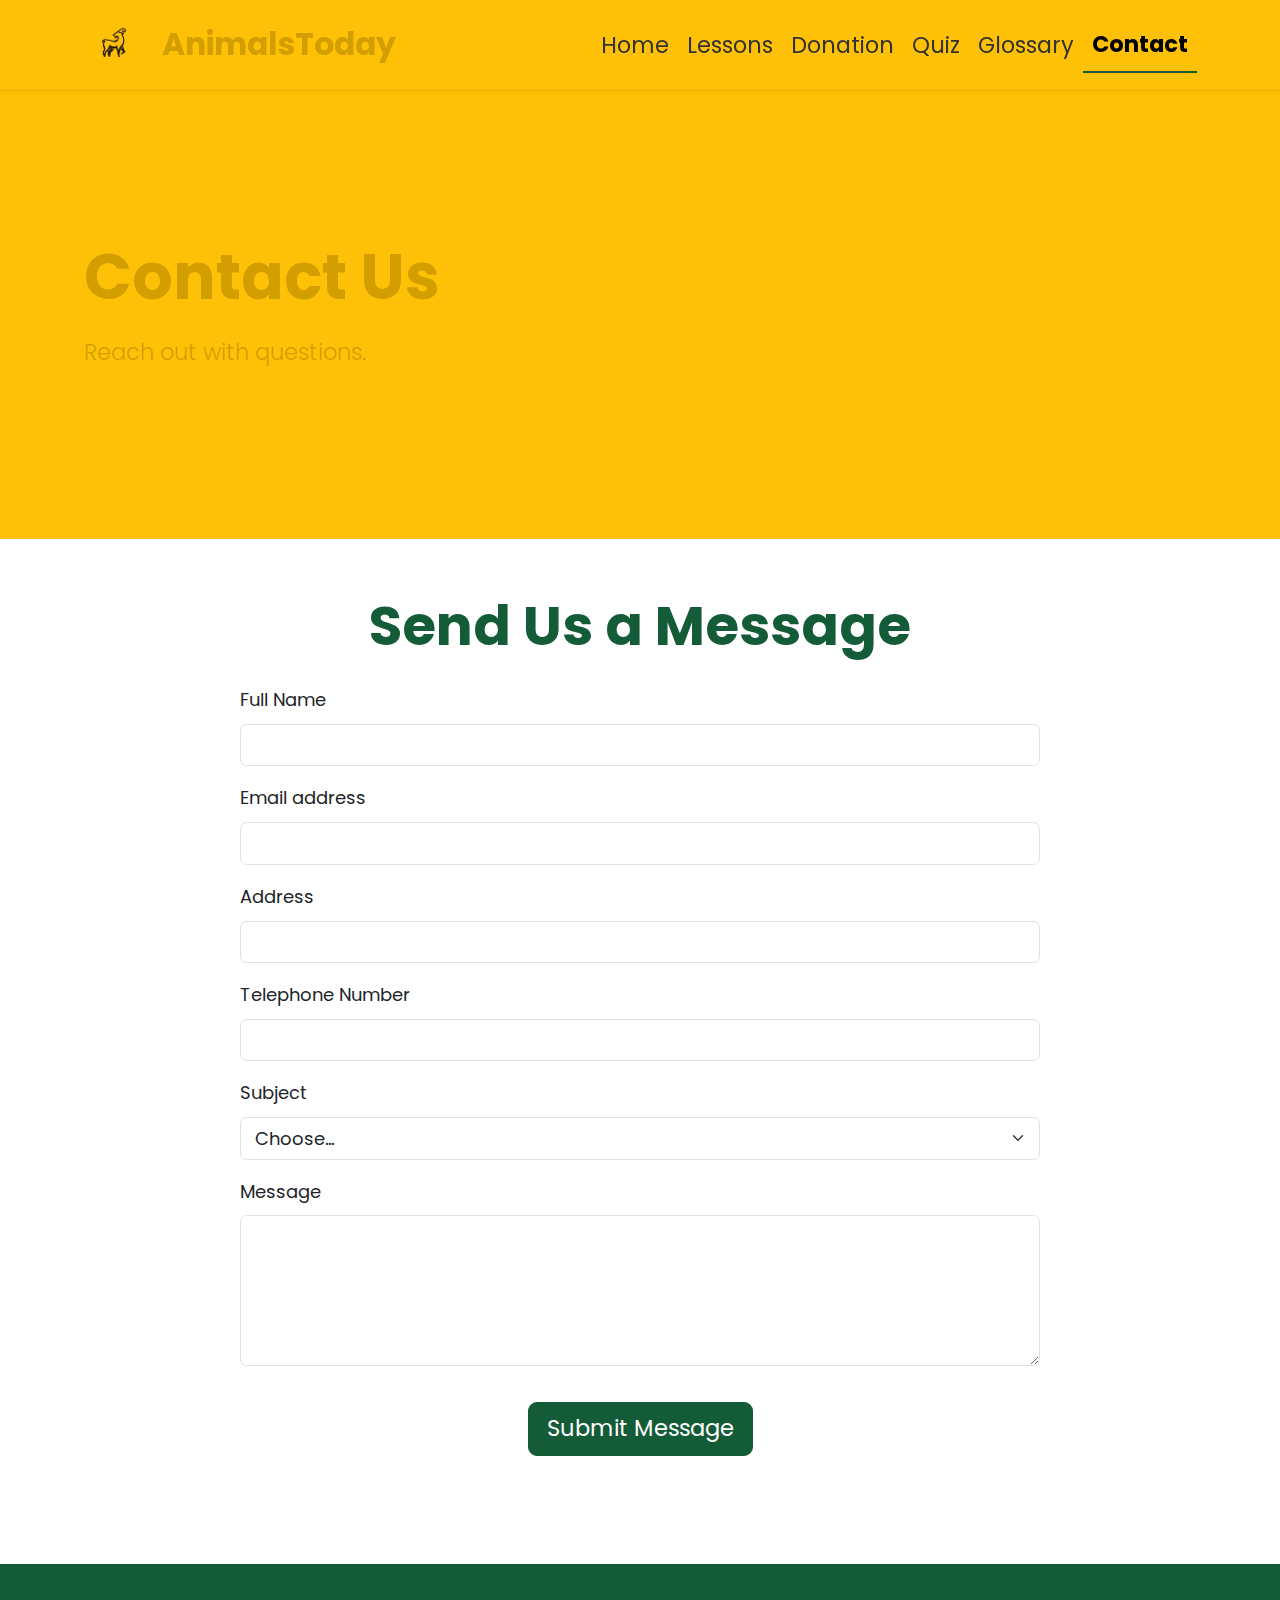
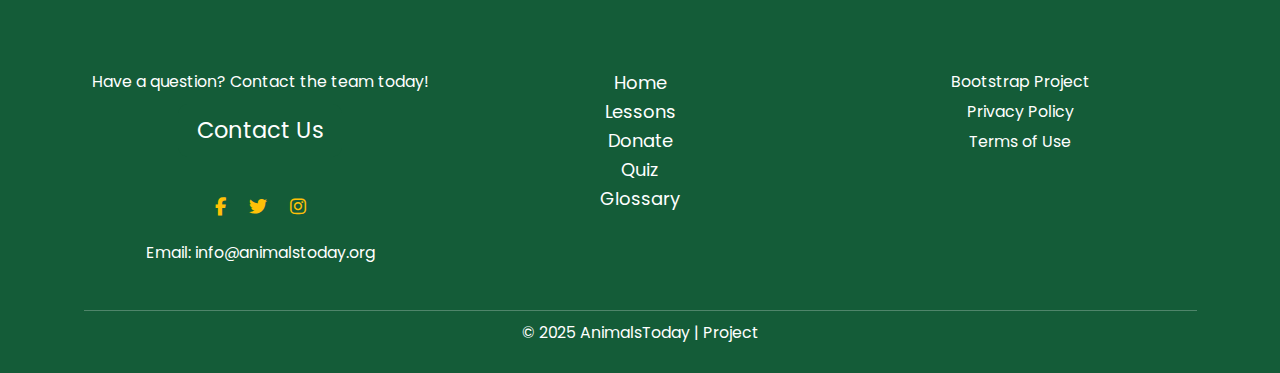
<file: contact.html>
<!DOCTYPE html>
<html lang="en">
<head>
    <!-- contact.html — AnimalsToday -->
    <meta charset="UTF-8">
    <meta name="viewport" content="width=device-width, initial-scale=1.0">
    <title>Contact Us - Get In Touch</title>

    <!-- Bootstrap + Icons -->
    <link rel="stylesheet" href="https://cdn.jsdelivr.net/npm/bootstrap@5.3.2/dist/css/bootstrap.min.css">
    <link rel="stylesheet" href="https://cdnjs.cloudflare.com/ajax/libs/font-awesome/6.5.1/css/all.min.css">

    <!-- Fonts -->
    <link href="https://fonts.googleapis.com/css2?family=Poppins:wght@300;500;700&display=swap" rel="stylesheet">

    <!-- Your Styles (with versioning) -->
    <link rel="stylesheet" href="css/styles.css?v=1"> 
</head>
<body>

    <!-- Navigation Bar -->
    <nav class="navbar navbar-expand-lg shadow-sm sticky-top">
        <div class="container">
            <a class="navbar-brand d-flex align-items-center" href="index.html">
                <img src="img/Logo.png?v=1" alt="AnimalsToday Logo" class="me-3" style="height: 60px; width: auto;" loading="lazy">
                <span class="fw-bold fs-3 text-primary">AnimalsToday</span>
            </a>
            <button class="navbar-toggler" type="button" data-bs-toggle="collapse" data-bs-target="#navMenu">
                <span class="navbar-toggler-icon"></span>
            </button>

            <div class="collapse navbar-collapse" id="navMenu">
                <ul class="navbar-nav ms-auto align-items-center">
                    <li class="nav-item"><a class="nav-link fs-5" href="index.html">Home</a></li>
                    <li class="nav-item"><a class="nav-link fs-5" href="lessons.html">Lessons</a></li>
                    <li class="nav-item"><a class="nav-link fs-5" href="donation.html">Donation</a></li>
                    <li class="nav-item"><a class="nav-link fs-5" href="quiz.html">Quiz</a></li>
                    <li class="nav-item"><a class="nav-link fs-5" href="glossary.html">Glossary</a></li>
                    <li class="nav-item"><a class="nav-link fs-5 active" href="contact.html">Contact</a></li>
                </ul>
            </div>
        </div>
    </nav>

    <!-- Page Header -->
    <header class="page-header header-contact">
        <div class="container text-start">
            <h1 class="display-4 fw-bold text-primary">Contact Us</h1>
            <p class="lead text-primary">Reach out with questions.</p>
        </div>
    </header>

    <!-- Contact Form -->
    <main class="container py-5 content-block">
        <div class="row justify-content-center">

            <div class="col-12" id="contactContainer">
                <h2 class="mb-4 text-center">Send Us a Message</h2>

                <form method="POST" 
                      action="https://formspree.io/f/xpwvlojv" 
                      id="contactForm"
                      class="mx-auto" 
                      style="max-width: 800px;">

                    <div class="mb-3">
                        <label for="name" class="form-label">Full Name</label>
                        <input type="text" class="form-control" id="name" name="name" required>
                    </div>

                    <div class="mb-3">
                        <label for="email" class="form-label">Email address</label>
                        <input type="email" class="form-control" id="email" name="email" required>
                    </div>

                    <!-- NEW: Address field (required for validation) -->
                    <div class="mb-3">
                        <label for="address" class="form-label">Address</label>
                        <input type="text" class="form-control" id="address" name="address" required>
                    </div>

                    <div class="mb-3">
                        <label for="phone" class="form-label">Telephone Number</label>
                        <!-- made required and added simple validation pattern -->
                        <input type="tel" class="form-control" id="phone" name="phone" required
                               pattern="\+?[0-9\s\-\(\)]{7,20}"
                               title="Enter a valid phone number (digits, spaces, +, hyphens, parentheses allowed).">
                    </div>

                    <div class="mb-3">
                        <label for="subject" class="form-label">Subject</label>
                        <select class="form-select" id="subject" name="_subject" required>
                            <option selected disabled value="">Choose...</option>
                            <option>General Inquiry</option>
                            <option>Donation Question</option>
                            <option>Lesson Feedback</option>
                            <option>Report a Bug</option>
                        </select>
                    </div>

                    <div class="mb-3">
                        <label for="message" class="form-label">Message</label>
                        <textarea class="form-control" id="message" rows="5" name="message" required></textarea>
                    </div>

                    <div class="text-center">
                        <button type="submit" class="btn btn-success btn-lg mt-3">Submit Message</button>
                    </div>
                </form>
            </div>

            <!-- NEW: success message element that main.js expects (hidden by default) -->
            <div id="successMessage" class="d-none mx-auto" style="max-width:800px; margin-top:1rem;">
                <div class="alert alert-success text-center" role="status">
                    Thank you — your message has been sent. We'll get back to you shortly.
                </div>
            </div>

        </div>
    </main>

    <!-- Footer -->
    <footer class="pt-4 mt-5">
        <div class="container text-center py-4">
            <div class="row">
                
                <div class="col-md-4 mb-3">
                    <h5>Get In Touch & Connect</h5>
                    <p class="small mb-2">Have a question? Contact the team today!</p>
                    <a href="contact.html" class="btn btn-success btn-lg mb-3">Contact Us</a>
                    <div class="my-3">
                        <a href="https://www.facebook.com" target="_blank" class="social-icon-link mx-2"><i class="fab fa-facebook-f"></i></a>
                        <a href="https://www.twitter.com" target="_blank" class="social-icon-link mx-2"><i class="fab fa-twitter"></i></a>
                        <a href="https://www.instagram.com" target="_blank" class="social-icon-link mx-2"><i class="fab fa-instagram"></i></a>
                    </div>
                    <p class="mb-0 small">Email: info@animalstoday.org</p>
                </div>

                <div class="col-md-4 mb-3">
                    <h5>Quick Links</h5>
                    <ul class="list-unstyled small">
                        <li><a href="index.html" class="text-white text-decoration-none">Home</a></li>
                        <li><a href="lessons.html" class="text-white text-decoration-none">Lessons</a></li>
                        <li><a href="donation.html" class="text-white text-decoration-none">Donate</a></li>
                        <li><a href="quiz.html" class="text-white text-decoration-none">Quiz</a></li>
                        <li><a href="glossary.html" class="text-white text-decoration-none">Glossary</a></li>
                    </ul>
                </div>

                <div class="col-md-4 mb-3">
                    <h5>Legal & Project Info</h5>
                    <p class="small mb-1">Bootstrap Project</p>
                    <p class="small mb-1">Privacy Policy</p>
                    <p class="small mb-1">Terms of Use</p>
                </div>

            </div>

            <hr class="mt-4 mb-2">
            <p class="small mb-0">&copy; 2025 AnimalsToday | Project</p>
        </div>
    </footer>

    <!-- Bootstrap + your JS (versioning added) -->
    <script src="https://cdn.jsdelivr.net/npm/bootstrap@5.3.2/dist/js/bootstrap.bundle.min.js"></script>
    <script src="js/main.js?v=1"></script>
</body>
</html>
</file>
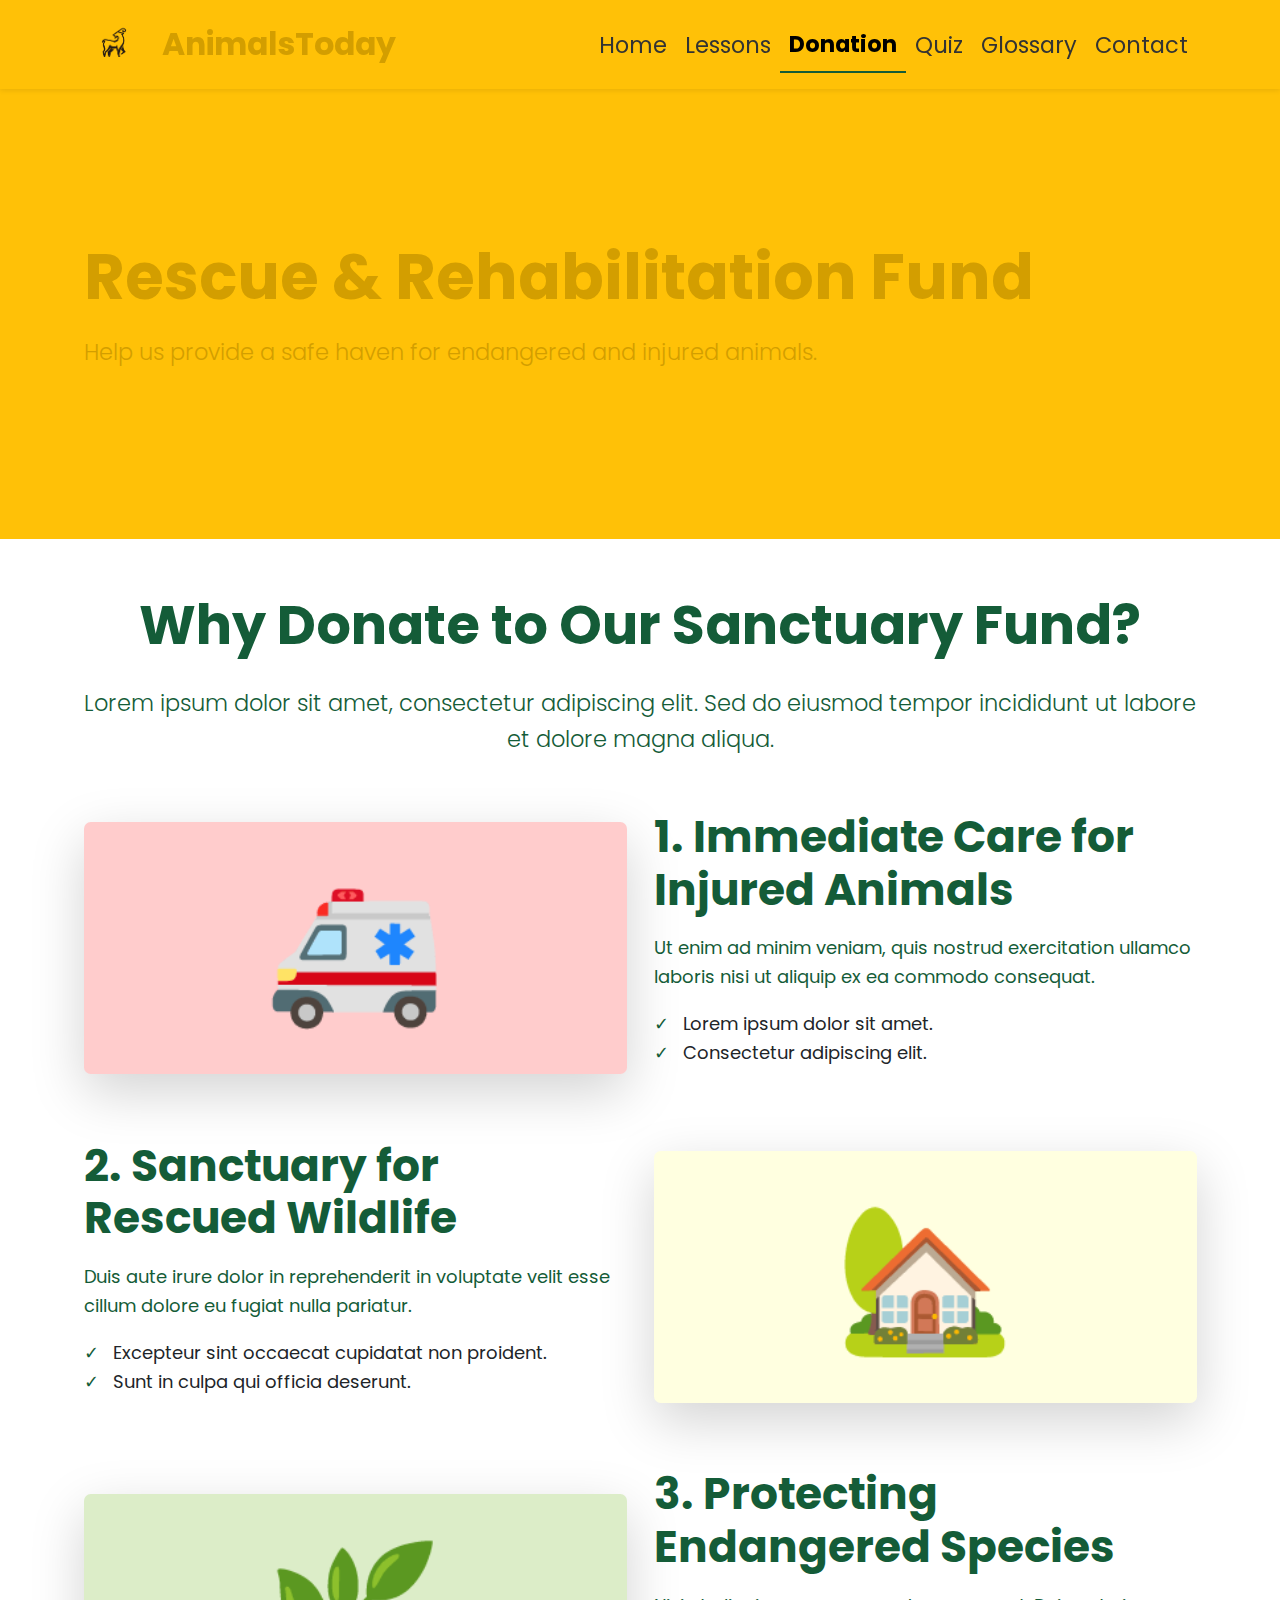
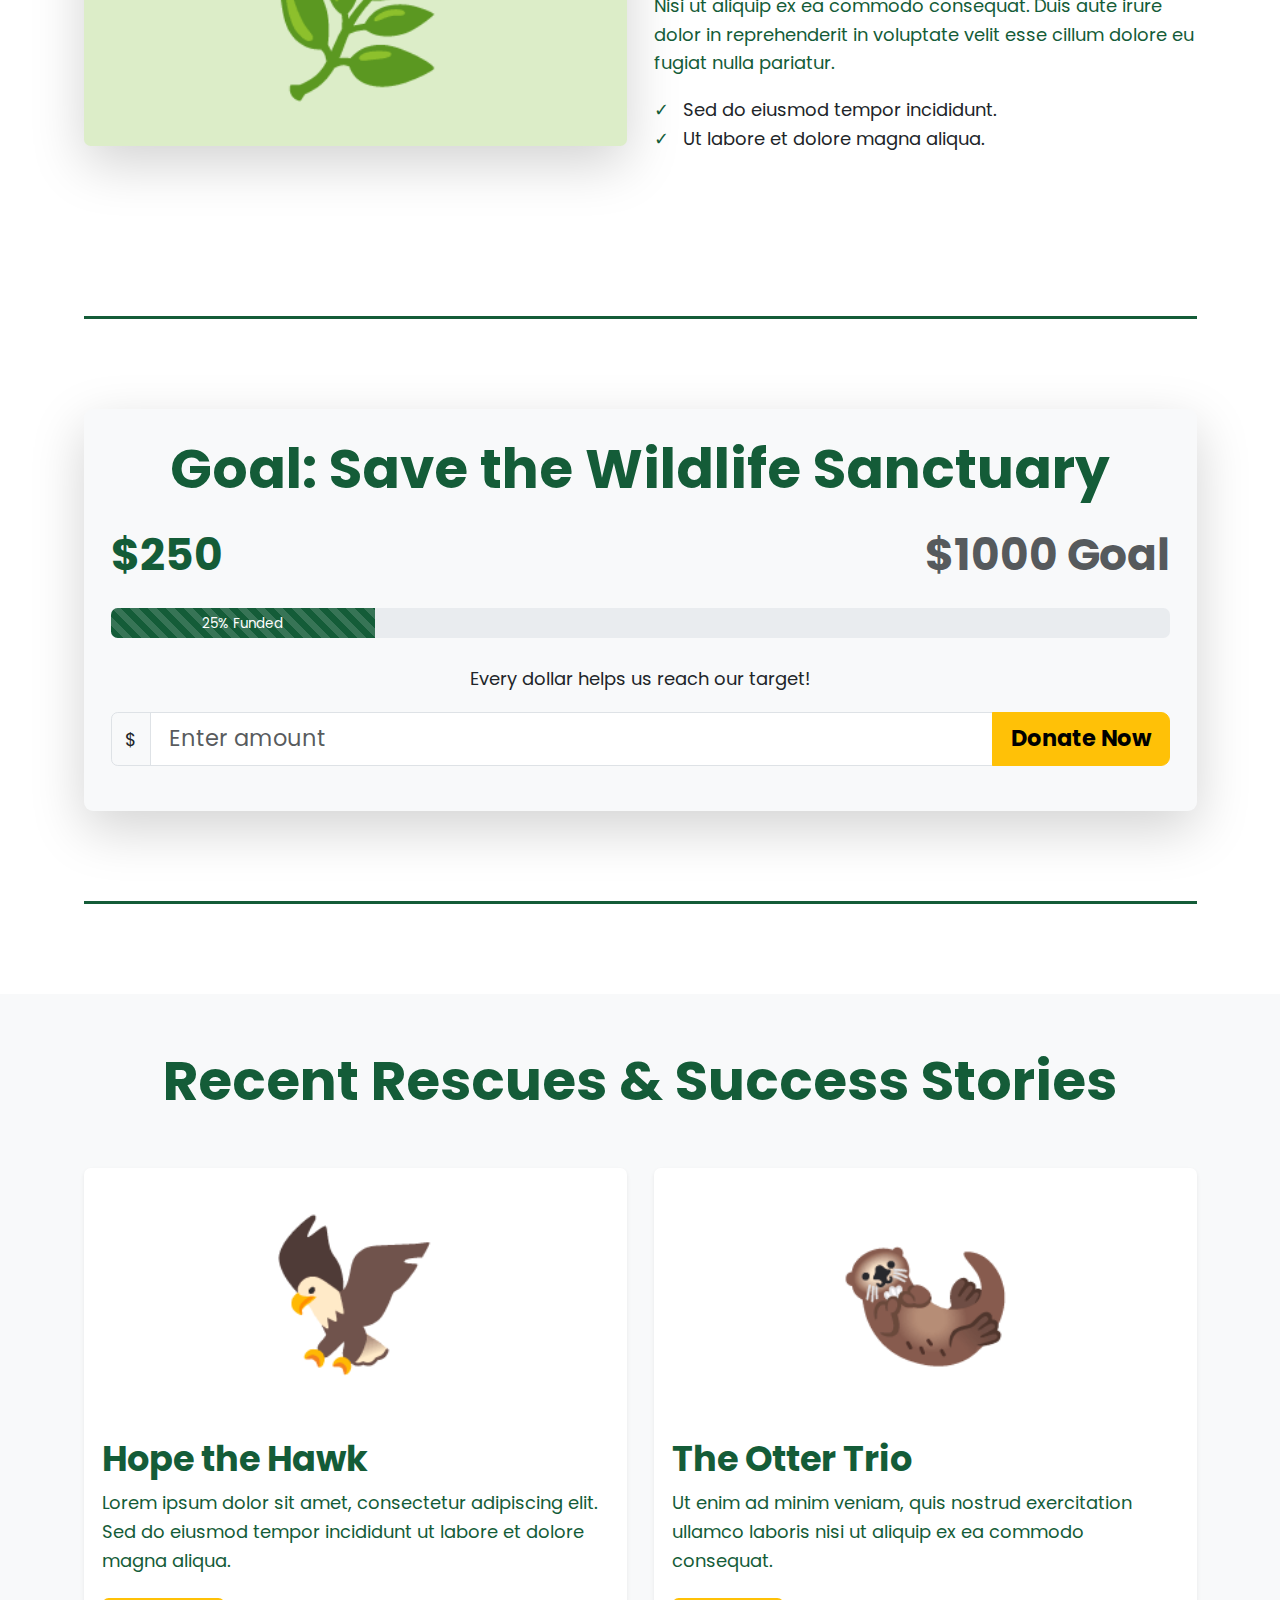
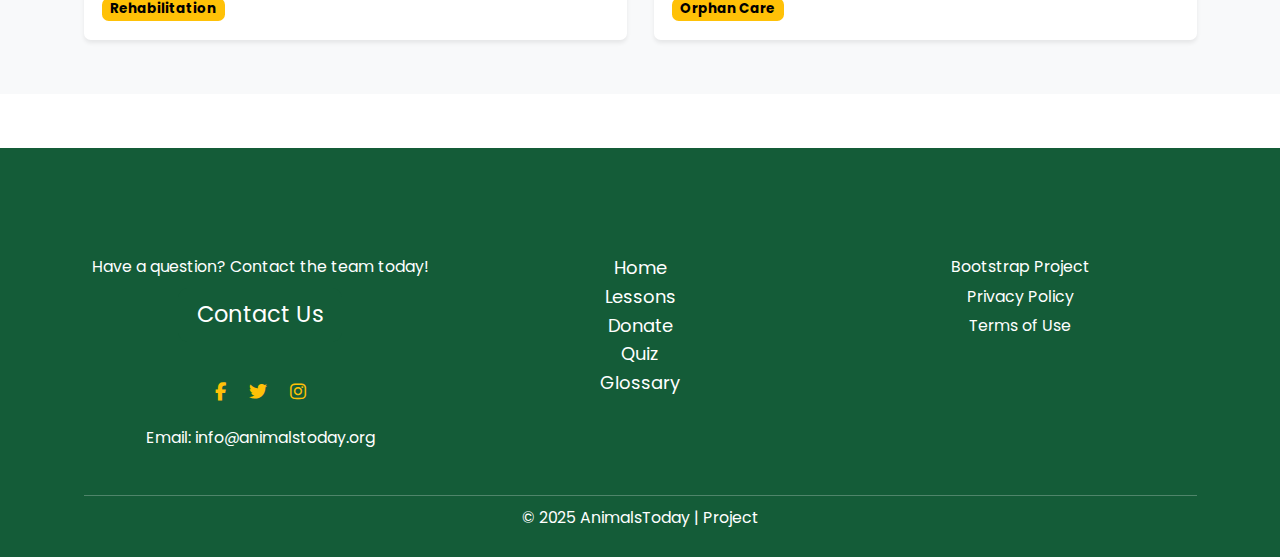
<file: donation.html>
<!DOCTYPE html>
<html lang="en">
<head>
    <!--
      donation.html that shows the donation page for the website. logic done on donations.js
    -->
    <meta charset="UTF-8">
    <meta name="viewport" content="width=device-width, initial-scale=1.0">
    <title>Donate - Save the Animals Fund</title>
    <link rel="stylesheet" href="https://cdn.jsdelivr.net/npm/bootstrap@5.3.2/dist/css/bootstrap.min.css">
    <link rel="stylesheet" href="https://cdnjs.cloudflare.com/ajax/libs/font-awesome/6.5.1/css/all.min.css">
    <link href="https://fonts.googleapis.com/css2?family=Poppins:wght@300;500;700&display=swap" rel="stylesheet">
    <link rel="stylesheet" href="css/styles.css?v=1"> 
</head>
<body>

   <!-- Navigation -->
   <nav class="navbar navbar-expand-lg shadow-sm sticky-top">
        <div class="container">
            <a class="navbar-brand d-flex align-items-center" href="index.html">
                <img src="img/Logo.png?v=1" alt="AnimalsToday Logo" class="me-3" style="height: 60px; width: auto;" loading="lazy" decoding="async">
                <span class="fw-bold fs-3 text-primary">AnimalsToday</span>
            </a>

            <button class="navbar-toggler" type="button" data-bs-toggle="collapse" data-bs-target="#navMenu">
                <span class="navbar-toggler-icon"></span>
            </button>

            <div class="collapse navbar-collapse" id="navMenu">
                <ul class="navbar-nav ms-auto align-items-center">
                    <li class="nav-item"><a class="nav-link fs-5" href="index.html">Home</a></li>
                    <li class="nav-item"><a class="nav-link fs-5" href="lessons.html">Lessons</a></li>
                    <li class="nav-item"><a class="nav-link fs-5 active" href="donation.html">Donation</a></li>
                    <li class="nav-item"><a class="nav-link fs-5" href="quiz.html">Quiz</a></li>
                    <li class="nav-item"><a class="nav-link fs-5" href="glossary.html">Glossary</a></li>
                    <li class="nav-item"><a class="nav-link fs-5" href="contact.html">Contact</a></li>
                </ul>
            </div>
        </div>
    </nav>

    <!-- Header -->
    <header class="page-header">
        <div class="container">
            <h1 class="display-4 fw-bold text-primary">Rescue & Rehabilitation Fund</h1>
            <p class="lead text-primary">Help us provide a safe haven for endangered and injured animals.</p>
        </div>
    </header>

    <main>
        
        <!-- Why Donate -->
        <section class="py-5 content-block">
            <div class="container">
                <h2 class="text-center mb-4 display-5 fw-bold text-success">Why Donate to Our Sanctuary Fund?</h2>
                <p class="lead text-center mb-5 text-success">Lorem ipsum dolor sit amet, consectetur adipiscing elit. Sed do eiusmod tempor incididunt ut labore et dolore magna aliqua.</p>

                <div class="row align-items-center mb-5 feature-item feature-red">
                    <div class="col-md-6 mb-4 mb-md-0">
                        <div class="emoji-icon rounded shadow-lg">🚑</div>
                    </div>
                    <div class="col-md-6">
                        <h3 class="text-success">1. Immediate Care for Injured Animals</h3>
                        <p class="text-success">Ut enim ad minim veniam, quis nostrud exercitation ullamco laboris nisi ut aliquip ex ea commodo consequat.</p>
                        <ul class="list-unstyled">
                            <li><span class="text-success me-2">&check;</span> Lorem ipsum dolor sit amet.</li>
                            <li><span class="text-success me-2">&check;</span> Consectetur adipiscing elit.</li>
                        </ul>
                    </div>
                </div>

                <div class="row align-items-center mb-5 feature-item feature-yellow">
                    <div class="col-md-6 order-md-2 mb-4 mb-md-0">
                        <div class="emoji-icon rounded shadow-lg">🏡</div>
                    </div>
                    <div class="col-md-6 order-md-1">
                        <h3 class="text-success">2. Sanctuary for Rescued Wildlife</h3>
                        <p class="text-success">Duis aute irure dolor in reprehenderit in voluptate velit esse cillum dolore eu fugiat nulla pariatur.</p>
                        <ul class="list-unstyled">
                            <li><span class="text-success me-2">&check;</span> Excepteur sint occaecat cupidatat non proident.</li>
                            <li><span class="text-success me-2">&check;</span> Sunt in culpa qui officia deserunt.</li>
                        </ul>
                    </div>
                </div>

                <div class="row align-items-center feature-item feature-earth">
                    <div class="col-md-6 mb-4 mb-md-0">
                        <div class="emoji-icon rounded shadow-lg">🌿</div>
                    </div>
                    <div class="col-md-6">
                        <h3 class="text-success">3. Protecting Endangered Species</h3>
                        <p class="text-success">Nisi ut aliquip ex ea commodo consequat. Duis aute irure dolor in reprehenderit in voluptate velit esse cillum dolore eu fugiat nulla pariatur.</p>
                        <ul class="list-unstyled">
                            <li><span class="text-success me-2">&check;</span> Sed do eiusmod tempor incididunt.</li>
                            <li><span class="text-success me-2">&check;</span> Ut labore et dolore magna aliqua.</li>
                        </ul>
                    </div>
                </div>
            </div>
        </section>

        <div class="container"><hr class="section-divider"></div>

        <!-- Goal / Progress -->
        <div class="container">
            <section class="mb-5 p-4 rounded-3 shadow-lg bg-light">
                <h2 class="text-center mb-4 text-success">Goal: Save the Wildlife Sanctuary</h2>
                
                <div class="d-flex justify-content-between align-items-end mb-2">
                    <h3 id="currentAmount" class="text-success fw-bold">$250</h3>
                    <h3 class="text-muted fw-bold">$1000 Goal</h3>
                </div>
                
                <div class="progress mb-4" style="height: 30px;">
                    <div class="progress-bar progress-bar-striped bg-success" role="progressbar" id="progressBar" style="width: 25%;" aria-valuenow="250" aria-valuemin="0" aria-valuemax="1000">
                        25% Funded
                    </div>
                </div>

                <form id="donationForm">
                    <p class="text-center">Every dollar helps us reach our target!</p>
                    <div class="input-group mb-3">
                        <span class="input-group-text">$</span>
                        <input type="number" class="form-control form-control-lg" id="donationAmount" placeholder="Enter amount" required min="1" step="1">
                        <button class="btn btn-primary btn-lg" type="submit">Donate Now</button>
                    </div>
                    <div id="donationMessage" class="mt-2 text-center text-success fw-bold d-none">Thank you for your generosity!</div>
                </form>
            </section>
        </div>

        <div class="container"><hr class="section-divider"></div>

        <!-- Rescues -->
        <section class="py-5 mt-5 content-block bg-light">
            <div class="container">
                <h2 class="text-center mb-5 text-success">Recent Rescues & Success Stories</h2>
                <div class="row g-4">
                    <div class="col-md-6">
                        <div class="card h-100 rescue-card border-0 shadow-sm">
                            <div class="emoji-icon">🦅</div>
                            <div class="card-body">
                                <h4 class="card-title text-success">Hope the Hawk</h4>
                                <p class="card-text text-success">Lorem ipsum dolor sit amet, consectetur adipiscing elit. Sed do eiusmod tempor incididunt ut labore et dolore magna aliqua.</p>
                                <span class="badge bg-primary">Rehabilitation</span>
                            </div>
                        </div>
                    </div>
                    <div class="col-md-6">
                        <div class="card h-100 rescue-card border-0 shadow-sm">
                            <div class="emoji-icon">🦦</div>
                            <div class="card-body">
                                <h4 class="card-title text-success">The Otter Trio</h4>
                                <p class="card-text text-success">Ut enim ad minim veniam, quis nostrud exercitation ullamco laboris nisi ut aliquip ex ea commodo consequat.</p>
                                <span class="badge bg-primary">Orphan Care</span>
                            </div>
                        </div>
                    </div>
                </div>
            </div>
        </section>

    </main>

    <!-- Footer -->
    <footer class="pt-4 mt-5">
        <div class="container text-center py-4">
            <div class="row">
                <div class="col-md-4 mb-3">
                    <h5>Get In Touch & Connect</h5>
                    <p class="small mb-2">Have a question? Contact the team today!</p>
                    <a href="contact.html" class="btn btn-success btn-lg mb-3">Contact Us</a>
                    <div class="my-3">
                        <a href="https://www.facebook.com" target="_blank" class="social-icon-link mx-2"><i class="fab fa-facebook-f"></i></a>
                        <a href="https://www.twitter.com" target="_blank" class="social-icon-link mx-2"><i class="fab fa-twitter"></i></a>
                        <a href="https://www.instagram.com" target="_blank" class="social-icon-link mx-2"><i class="fab fa-instagram"></i></a>
                    </div>
                    <p class="mb-0 small">Email: info@animalstoday.org</p>
                </div>
                <div class="col-md-4 mb-3">
                    <h5>Quick Links</h5>
                    <ul class="list-unstyled small">
                        <li><a href="index.html" class="text-white text-decoration-none">Home</a></li>
                        <li><a href="lessons.html" class="text-white text-decoration-none">Lessons</a></li>
                        <li><a href="donation.html" class="text-white text-decoration-none">Donate</a></li>
                        <li><a href="quiz.html" class="text-white text-decoration-none">Quiz</a></li>
                        <li><a href="glossary.html" class="text-white text-decoration-none">Glossary</a></li>
                    </ul>
                </div>
                <div class="col-md-4 mb-3">
                    <h5>Legal & Project Info</h5>
                    <p class="small mb-1">Bootstrap Project</p>
                    <p class="small mb-1">Privacy Policy</p>
                    <p class="small mb-1">Terms of Use</p>
                </div>
            </div>
            <hr class="mt-4 mb-2">
            <p class="small mb-0">&copy; 2025 AnimalsToday | Project</p>
        </div>
    </footer>

    <script src="https://cdn.jsdelivr.net/npm/bootstrap@5.3.2/dist/js/bootstrap.bundle.min.js" defer></script>
    <script src="js/donations.js?v=1" defer></script>

</body>
</html>
</file>
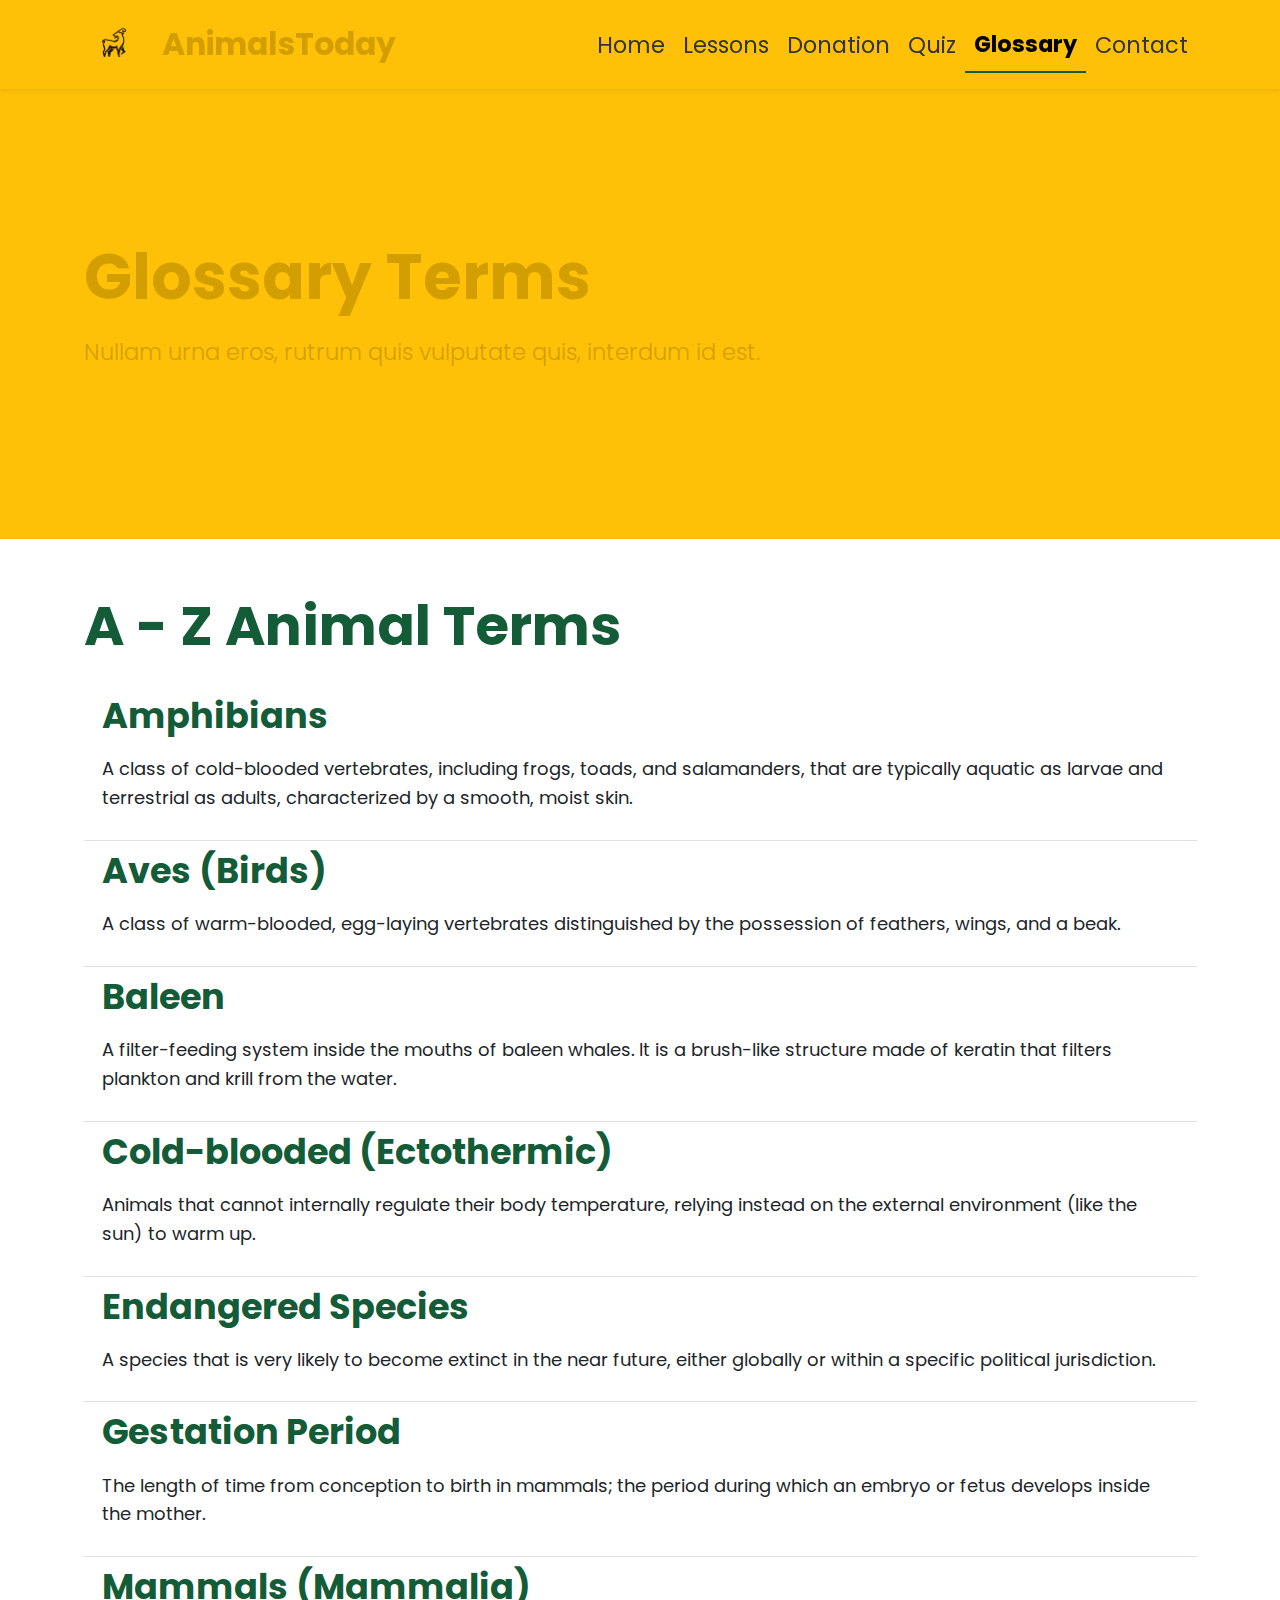
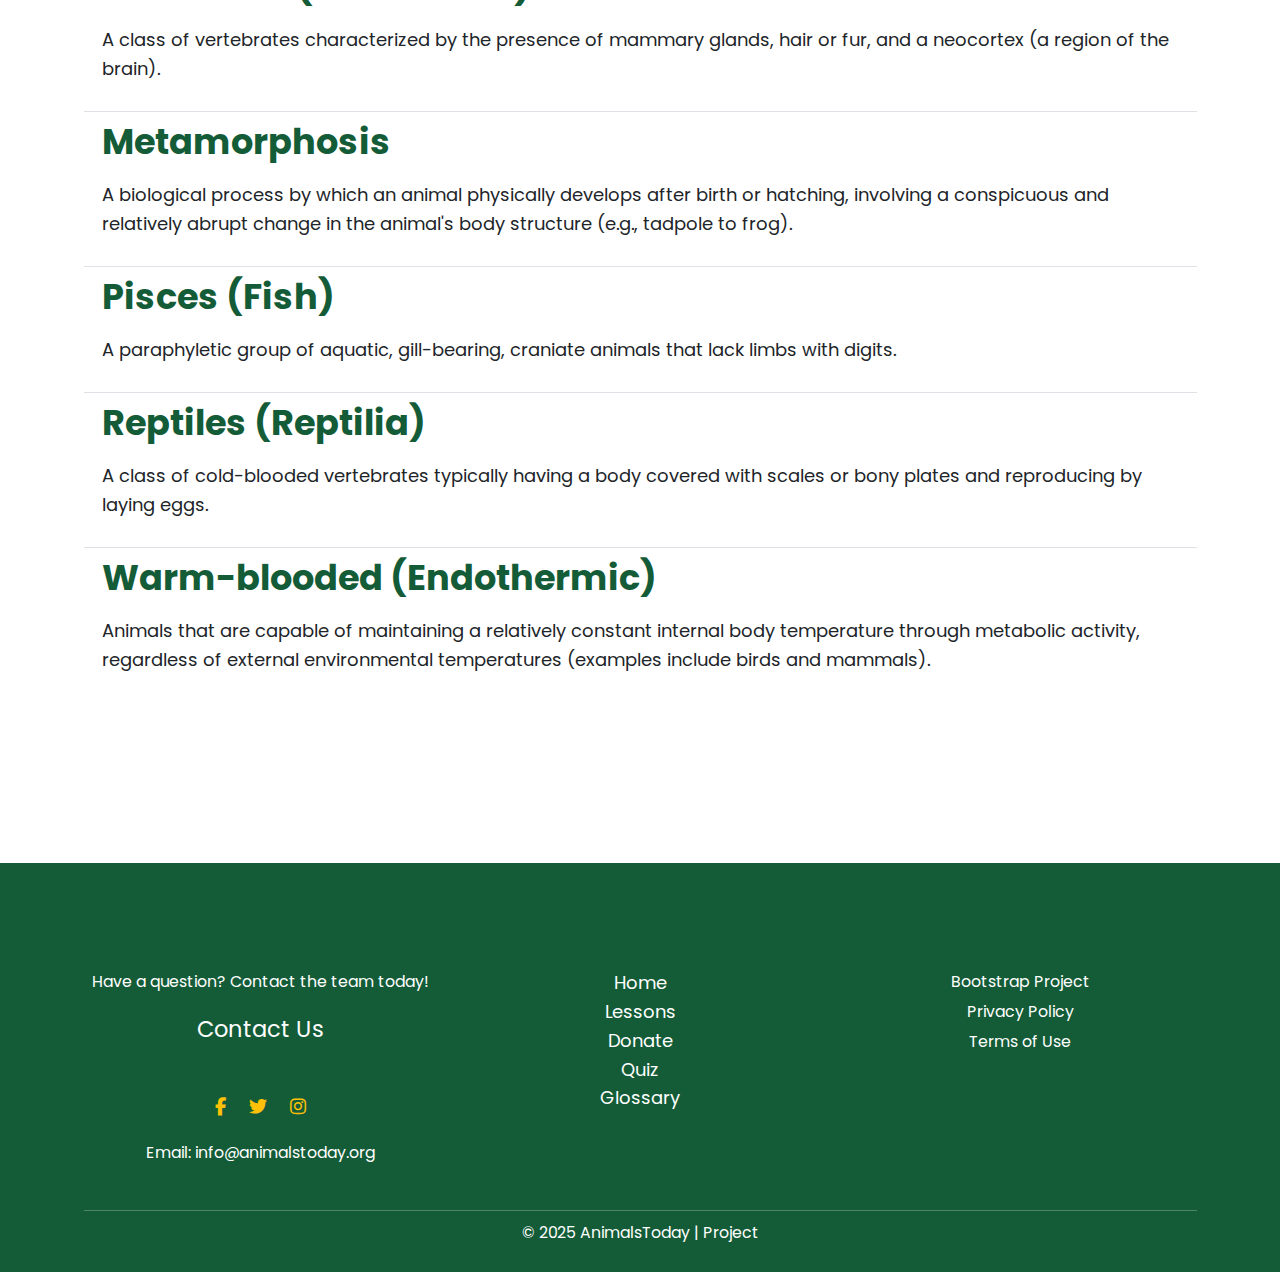
<file: glossary.html>
<!DOCTYPE html>
<html lang="en">
<head>
    <!--
      glossary.html
      A - Z glossary of animal terms for AnimalsToday.-->
    <meta charset="UTF-8">
    <meta name="viewport" content="width=device-width, initial-scale=1.0">
    <title>Glossary - AnimalsToday</title>
    <link rel="stylesheet" href="https://cdn.jsdelivr.net/npm/bootstrap@5.3.2/dist/css/bootstrap.min.css">
    <link rel="stylesheet" href="https://cdnjs.cloudflare.com/ajax/libs/font-awesome/6.5.1/css/all.min.css">
    <link href="https://fonts.googleapis.com/css2?family=Poppins:wght@300;500;700&display=swap" rel="stylesheet">
    <link rel="stylesheet" href="css/styles.css"> 
</head>
<body>

    <!-- Reusable navigation -->
    <nav class="navbar navbar-expand-lg shadow-sm sticky-top">
        <div class="container">
            <a class="navbar-brand d-flex align-items-center" href="index.html">
                <img src="img/Logo.png" alt="AnimalsToday Logo" class="me-3" style="height: 60px; width: auto;">
                <span class="fw-bold fs-3 text-primary">AnimalsToday</span>
            </a>
            <button class="navbar-toggler" type="button" data-bs-toggle="collapse" data-bs-target="#navMenu">
                <span class="navbar-toggler-icon"></span>
            </button>
            <div class="collapse navbar-collapse" id="navMenu">
                <ul class="navbar-nav ms-auto align-items-center">
                    <li class="nav-item"><a class="nav-link fs-5" href="index.html">Home</a></li>
                    <li class="nav-item"><a class="nav-link fs-5" href="lessons.html">Lessons</a></li>
                    <li class="nav-item"><a class="nav-link fs-5" href="donation.html">Donation</a></li>
                    <li class="nav-item"><a class="nav-link fs-5" href="quiz.html">Quiz</a></li>
                    <!-- Glossary active -->
                    <li class="nav-item"><a class="nav-link fs-5 active" href="glossary.html">Glossary</a></li>
                    <li class="nav-item"><a class="nav-link fs-5" href="contact.html">Contact</a></li>
                </ul>
            </div>
        </div>
    </nav>

    <!-- Header for glossary -->
    <header class="page-header">
        <div class="container">
            <h1 class="display-4 fw-bold text-primary">Glossary Terms</h1>
            <p class="lead text-primary">Nullam urna eros, rutrum quis vulputate quis, interdum id est.</p>
        </div>
    </header>

    <!-- Main glossary content -->
    <main class="container py-5 content-block">
        <div class="row">
            <div class="col-md-12">
                <h2 class="mb-4">A - Z Animal Terms</h2>
                
                <!-- Glossary Items -->
                <ul class="list-group list-group-flush mb-5">
                    <li class="list-group-item">
                        <h4 class="fw-bold">Amphibians</h4>
                        <p>A class of cold-blooded vertebrates, including frogs, toads, and salamanders, that are typically aquatic as larvae and terrestrial as adults, characterized by a smooth, moist skin.</p>
                    </li>
                    <li class="list-group-item">
                        <h4 class="fw-bold">Aves (Birds)</h4>
                        <p>A class of warm-blooded, egg-laying vertebrates distinguished by the possession of feathers, wings, and a beak.</p>
                    </li>
                    <li class="list-group-item">
                        <h4 class="fw-bold">Baleen</h4>
                        <p>A filter-feeding system inside the mouths of baleen whales. It is a brush-like structure made of keratin that filters plankton and krill from the water.</p>
                    </li>
                    <li class="list-group-item">
                        <h4 class="fw-bold">Cold-blooded (Ectothermic)</h4>
                        <p>Animals that cannot internally regulate their body temperature, relying instead on the external environment (like the sun) to warm up.</p>
                    </li>
                    <li class="list-group-item">
                        <h4 class="fw-bold">Endangered Species</h4>
                        <p>A species that is very likely to become extinct in the near future, either globally or within a specific political jurisdiction.</p>
                    </li>
                    <li class="list-group-item">
                        <h4 class="fw-bold">Gestation Period</h4>
                        <p>The length of time from conception to birth in mammals; the period during which an embryo or fetus develops inside the mother.</p>
                    </li>
                    <li class="list-group-item">
                        <h4 class="fw-bold">Mammals (Mammalia)</h4>
                        <p>A class of vertebrates characterized by the presence of mammary glands, hair or fur, and a neocortex (a region of the brain).</p>
                    </li>
                    <li class="list-group-item">
                        <h4 class="fw-bold">Metamorphosis</h4>
                        <p>A biological process by which an animal physically develops after birth or hatching, involving a conspicuous and relatively abrupt change in the animal's body structure (e.g., tadpole to frog).</p>
                    </li>
                    <li class="list-group-item">
                        <h4 class="fw-bold">Pisces (Fish)</h4>
                        <p>A paraphyletic group of aquatic, gill-bearing, craniate animals that lack limbs with digits.</p>
                    </li>
                    <li class="list-group-item">
                        <h4 class="fw-bold">Reptiles (Reptilia)</h4>
                        <p>A class of cold-blooded vertebrates typically having a body covered with scales or bony plates and reproducing by laying eggs.</p>
                    </li>
                    <li class="list-group-item">
                        <h4 class="fw-bold">Warm-blooded (Endothermic)</h4>
                        <p>Animals that are capable of maintaining a relatively constant internal body temperature through metabolic activity, regardless of external environmental temperatures (examples include birds and mammals).</p>
                    </li>
                </ul>

            </div>
        </div>
    </main>


    <!-- FOOTER: contact call to action, quick links, and more-->
    <footer class="pt-4 mt-5">
        <div class="container text-center py-4">
            <div class="row">
                <div class="col-md-4 mb-3">
                    <h5>Get In Touch & Connect</h5>
                    <p class="small mb-2">Have a question? Contact the team today!</p>
                    <a href="contact.html" class="btn btn-success btn-lg mb-3">Contact Us</a>
                    <div class="my-3">
                        <!-- Social icons -->
                        <a href="#" class="social-icon-link mx-2"><i class="fab fa-facebook-f"></i></a>
                        <a href="#" class="social-icon-link mx-2"><i class="fab fa-twitter"></i></a>
                        <a href="#" class="social-icon-link mx-2"><i class="fab fa-instagram"></i></a>
                    </div>
                    <p class="mb-0 small">Email: info@animalstoday.org</p>
                </div>
                <div class="col-md-4 mb-3">
                    <h5>Quick Links</h5>
                    <ul class="list-unstyled small">
                        <li><a href="index.html" class="text-white text-decoration-none">Home</a></li>
                        <li><a href="lessons.html" class="text-white text-decoration-none">Lessons</a></li>
                        <li><a href="donation.html" class="text-white text-decoration-none">Donate</a></li>
                        <li><a href="quiz.html" class="text-white text-decoration-none">Quiz</a></li>
                        <li><a href="glossary.html" class="text-white text-decoration-none">Glossary</a></li>
                    </ul>
                </div>
                <div class="col-md-4 mb-3">
                    <h5>Legal & Project Info</h5>
                    <p class="small mb-1">Bootstrap Project</p>
                    <p class="small mb-1">Privacy Policy</p>
                    <p class="small mb-1">Terms of Use</p>
                </div>
            </div>
            <hr class="mt-4 mb-2">
            <p class="small mb-0">&copy; 2025 AnimalsToday | Project</p>
        </div>
    </footer>

    <!-- Bootstrap JS bundle (includes Popper) -->
    <script src="https://cdn.jsdelivr.net/npm/bootstrap@5.3.2/dist/js/bootstrap.bundle.min.js"></script>
</body>
</html>
</file>
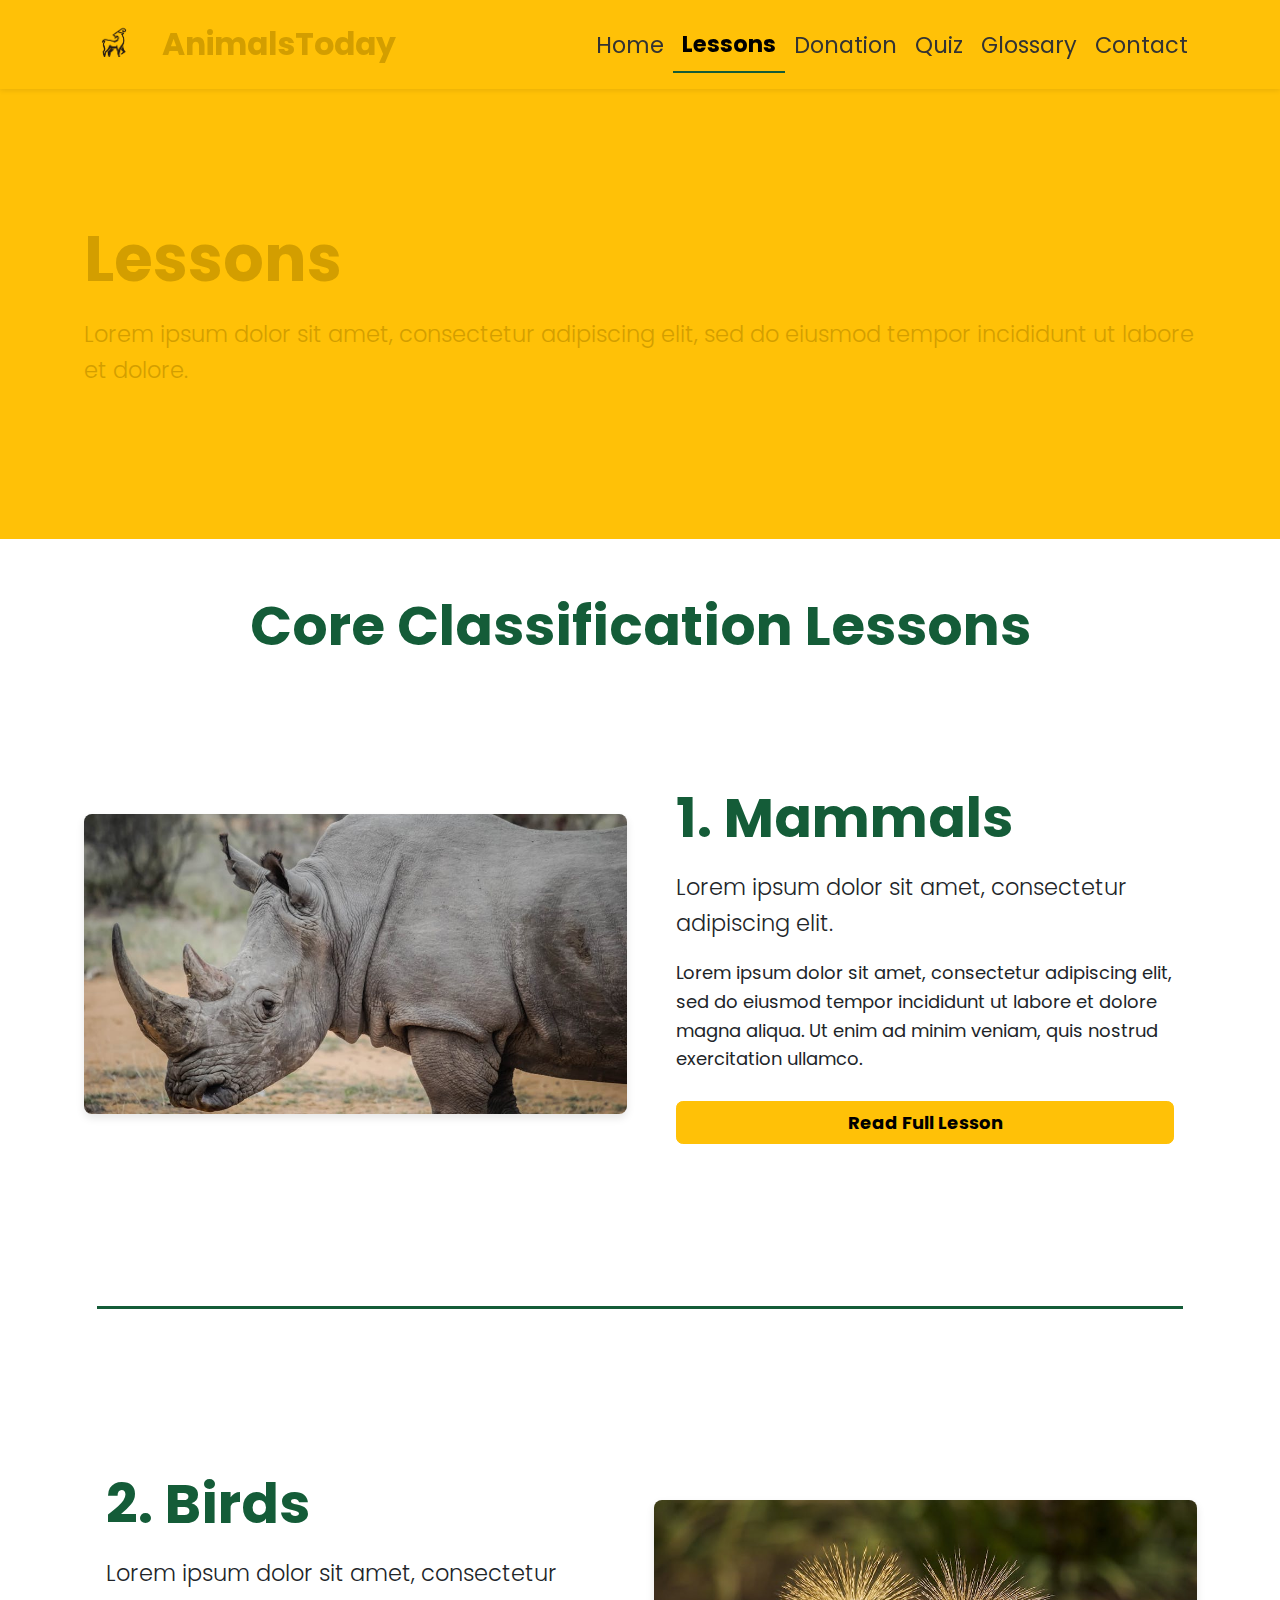
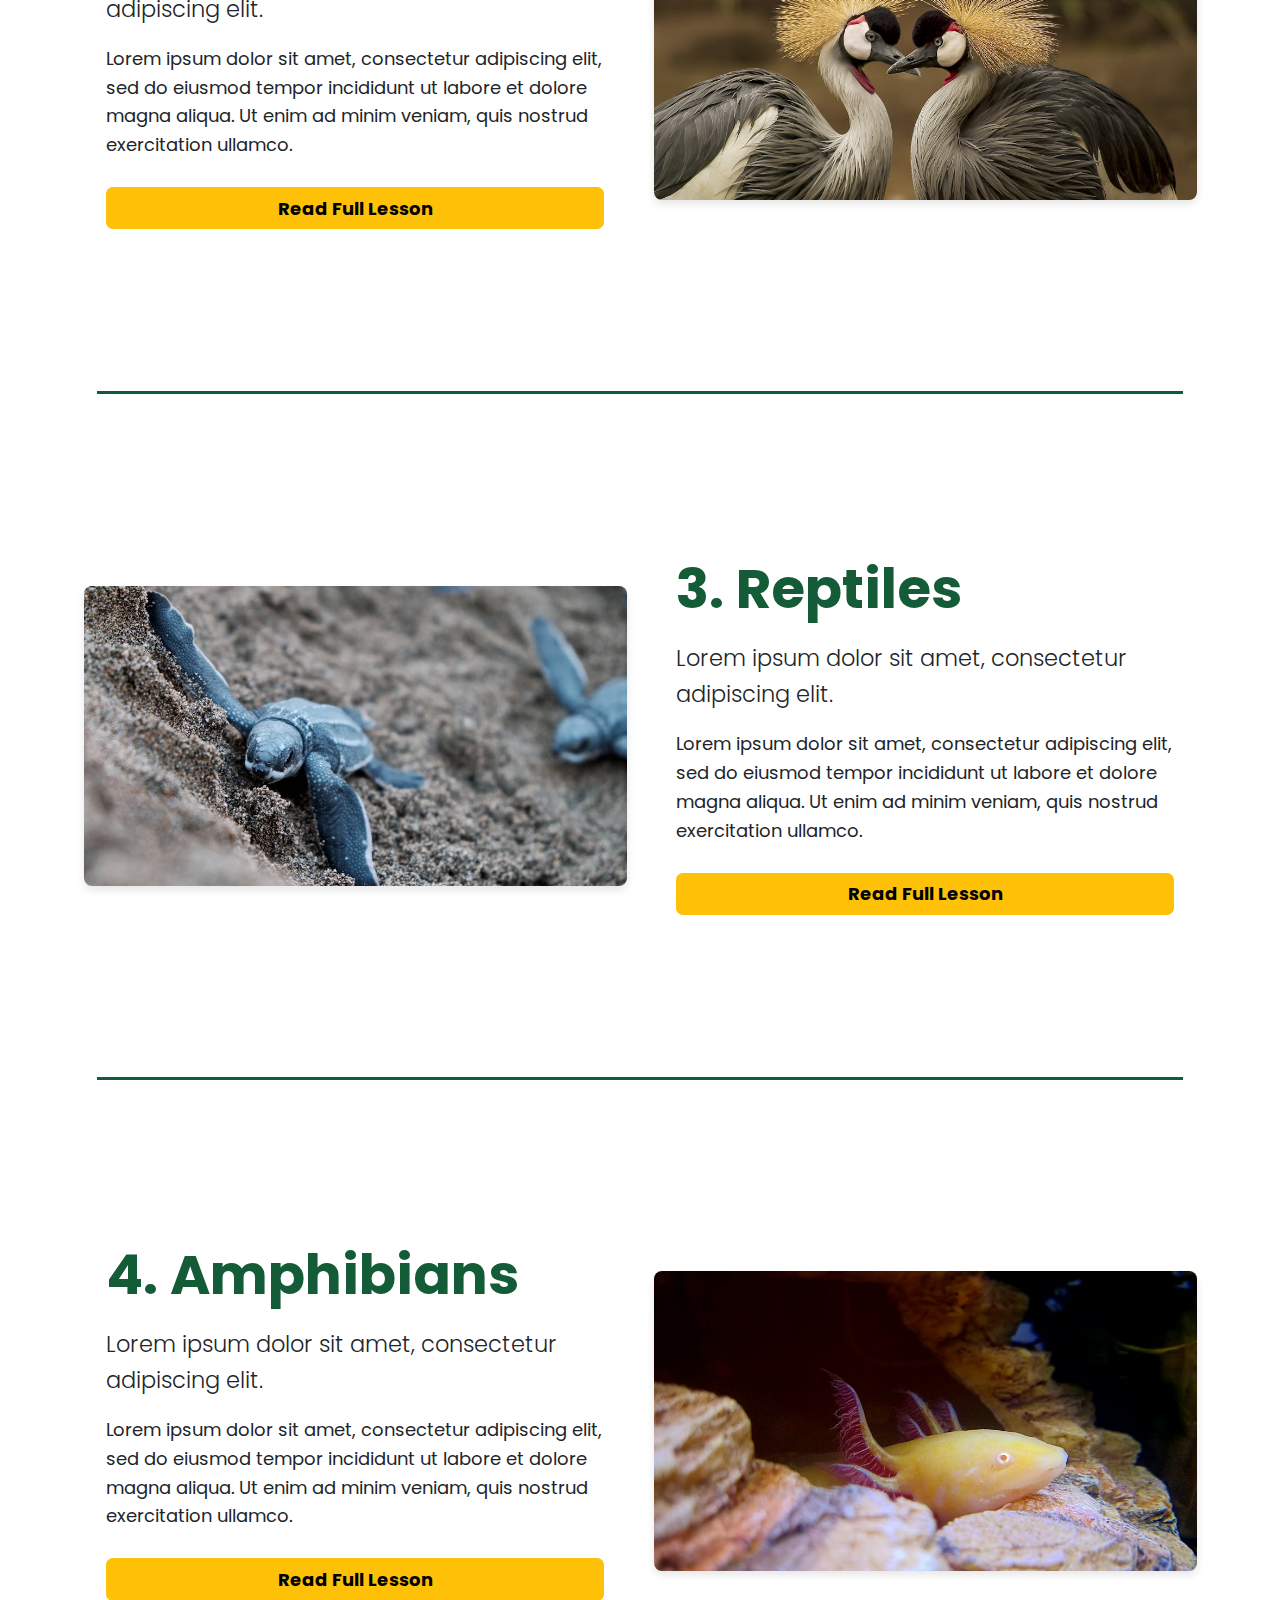
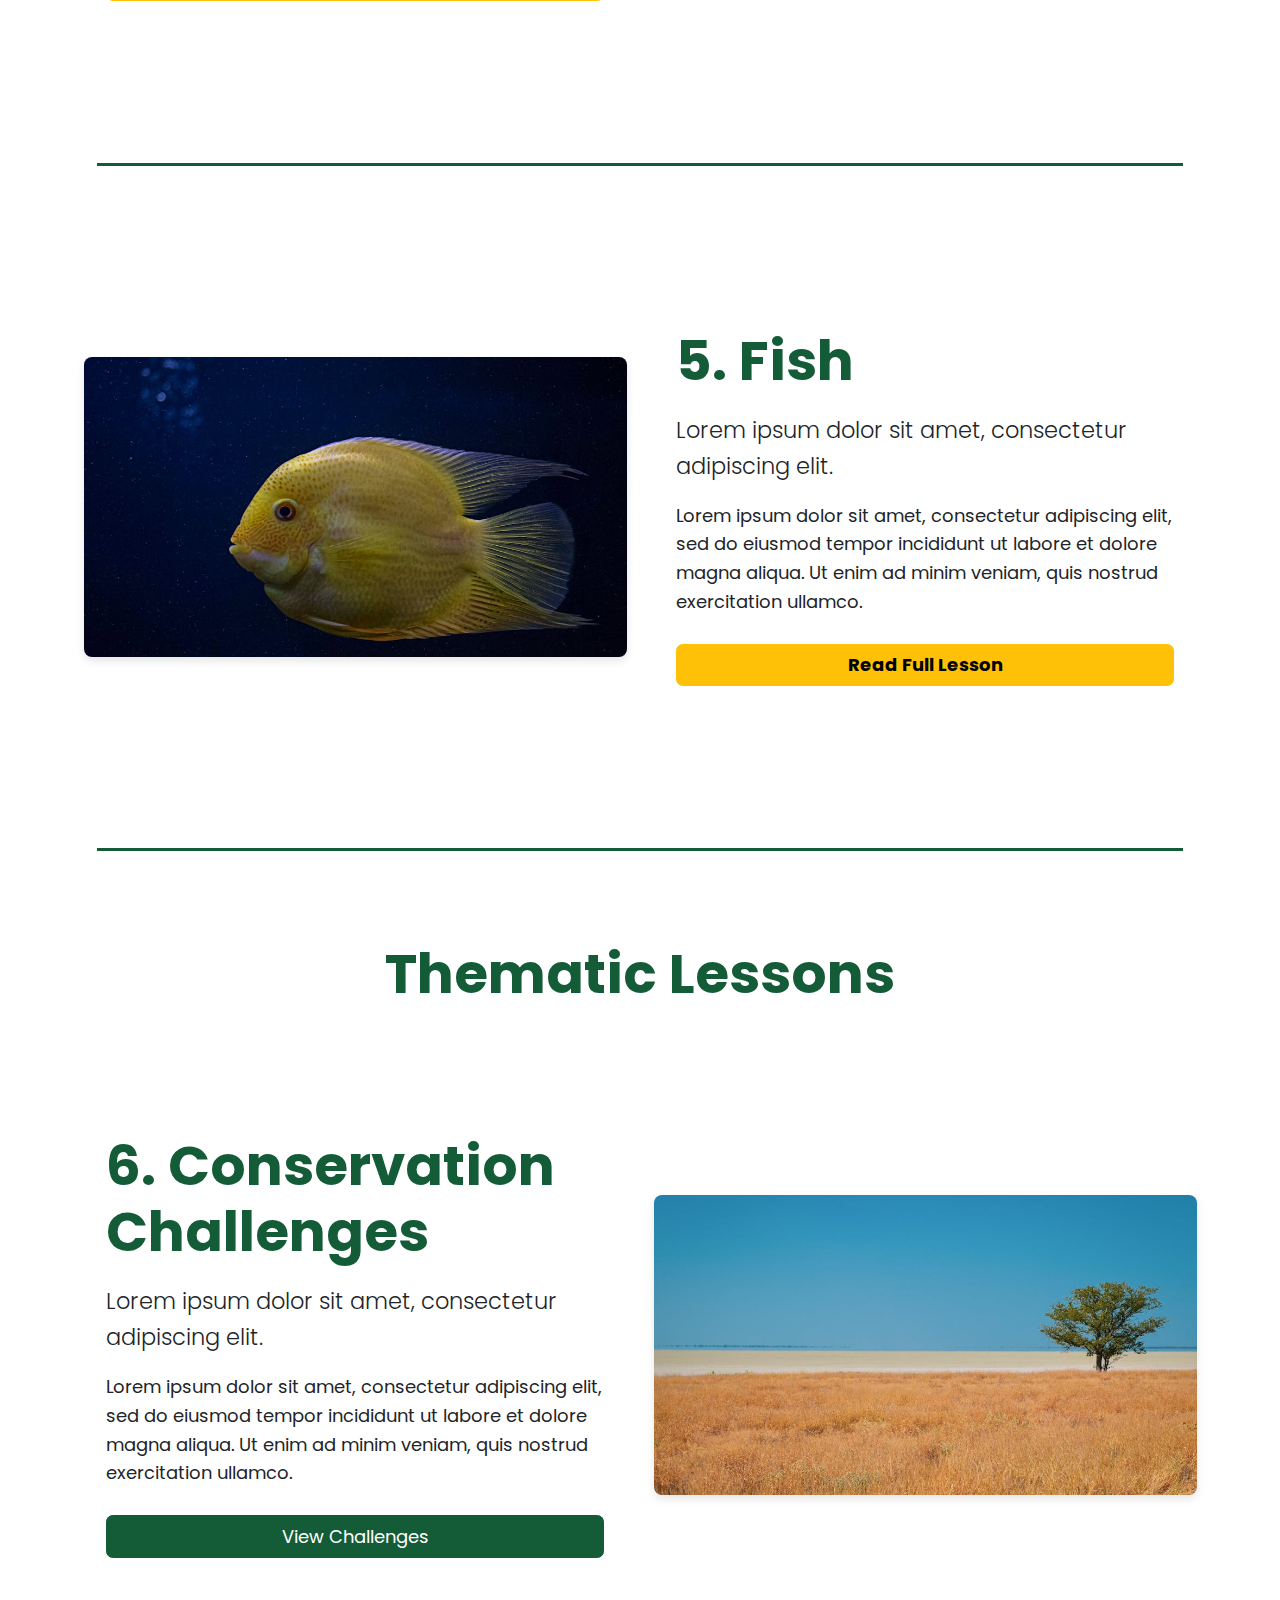
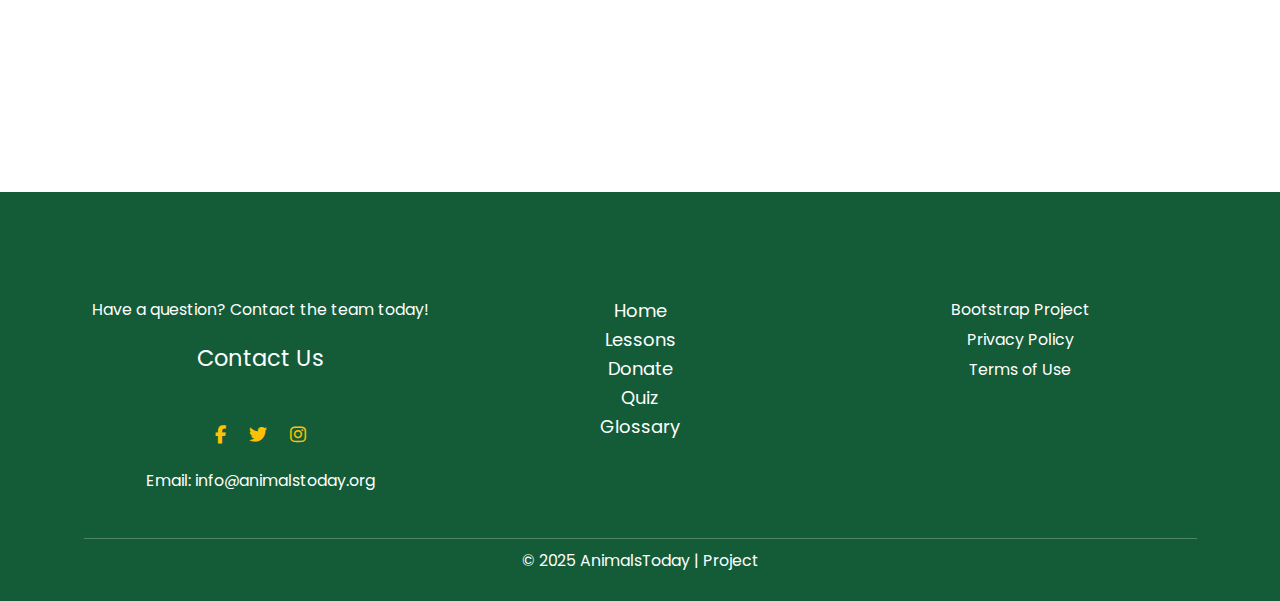
<file: lessons.html>
<!-- lessons.html -->
<!DOCTYPE html>
<html lang="en">
<head>
    <!--
      AnimalsToday - Lessons page
    -->
    <meta charset="UTF-8">
    <meta name="viewport" content="width=device-width, initial-scale=1.0">
    <title>Lessons - AnimalsToday</title>

    <!-- External CSS -->
    <link rel="stylesheet" href="https://cdn.jsdelivr.net/npm/bootstrap@5.3.2/dist/css/bootstrap.min.css">
    <link rel="stylesheet" href="https://cdnjs.cloudflare.com/ajax/libs/font-awesome/6.5.1/css/all.min.css">

    <!-- Google font and project styles -->
    <link href="https://fonts.googleapis.com/css2?family=Poppins:wght@300;500;700&display=swap" rel="stylesheet">
    <link rel="stylesheet" href="css/styles.css"> 
</head>
<body>

   <!-- NAVBAR -->
   <nav class="navbar navbar-expand-lg shadow-sm sticky-top">
        <div class="container">
            <!-- Brand name -->
            <a class="navbar-brand d-flex align-items-center" href="index.html">
                <img src="img/Logo.png" alt="AnimalsToday Logo" class="me-3" style="height: 60px; width: auto;">
                <span class="fw-bold fs-3 text-primary">AnimalsToday</span>
            </a>

            <!-- Mobile toggler -->
            <button class="navbar-toggler" type="button" data-bs-toggle="collapse" data-bs-target="#navMenu">
                <span class="navbar-toggler-icon"></span>
            </button>

            <!-- Links -->
            <div class="collapse navbar-collapse" id="navMenu">
                <ul class="navbar-nav ms-auto align-items-center">
                    <li class="nav-item"><a class="nav-link fs-5" href="index.html">Home</a></li>
                    <li class="nav-item"><a class="nav-link fs-5 active" href="lessons.html">Lessons</a></li>
                    <li class="nav-item"><a class="nav-link fs-5" href="donation.html">Donation</a></li>
                    <li class="nav-item"><a class="nav-link fs-5" href="quiz.html">Quiz</a></li>
                    <li class="nav-item"><a class="nav-link fs-5" href="glossary.html">Glossary</a></li>
                    <li class="nav-item"><a class="nav-link fs-5" href="contact.html">Contact</a></li>
                </ul>
            </div>
        </div>
    </nav>

    <!-- PAGE HEADER -->
    <header class="page-header">
        <div class="container">
            <h1 class="display-4 fw-bold text-primary">Lessons</h1>
            <p class="lead text-primary">Lorem ipsum dolor sit amet, consectetur adipiscing elit, sed do eiusmod tempor incididunt ut labore et dolore.</p>
        </div>
    </header>

    <!-- MAIN: LESSONS LIST: list the lessons promated by the site
    -->
    <main>
        <section class="content-block py-5">
            <div class="container">
                <h2 class="fw-bold text-center mb-5">Core Classification Lessons</h2>

                <!-- LESSON 1: MAMMALS -->
                <div class="row lesson-row align-items-center">
                    <div class="col-md-6 lesson-img-col">
                        <!-- Image representing the lesson -->
                        <img src="img/mammals.jpg" alt="Lion representing mammals" class="lesson-img">
                    </div>
                    <div class="col-md-6 lesson-text-col">
                        <h2 class="fw-bold">1. Mammals</h2>
                        <p class="lead">Lorem ipsum dolor sit amet, consectetur adipiscing elit.</p>
                        <p>Lorem ipsum dolor sit amet, consectetur adipiscing elit, sed do eiusmod tempor incididunt ut labore et dolore magna aliqua. Ut enim ad minim veniam, quis nostrud exercitation ullamco.</p>
                        <!-- Button opens modal with full lesson -->
                        <button class="btn btn-primary mt-2" data-bs-toggle="modal" data-bs-target="#mammalModal">Read Full Lesson</button>
                    </div>
                </div>
                
                <div class="container"><hr class="section-divider"></div>

                <!-- LESSON 2: BIRDS -->
                <div class="row lesson-row align-items-center flex-md-row-reverse">
                    <div class="col-md-6 lesson-img-col">
                        <img src="img/birds.jpg" alt="Birds representing birds" class="lesson-img">
                    </div>
                    <div class="col-md-6 lesson-text-col">
                        <h2 class="fw-bold">2. Birds</h2>
                        <p class="lead">Lorem ipsum dolor sit amet, consectetur adipiscing elit.</p>
                        <p>Lorem ipsum dolor sit amet, consectetur adipiscing elit, sed do eiusmod tempor incididunt ut labore et dolore magna aliqua. Ut enim ad minim veniam, quis nostrud exercitation ullamco.</p>
                        <button class="btn btn-primary mt-2" data-bs-toggle="modal" data-bs-target="#birdModal">Read Full Lesson</button>
                    </div>
                </div>

                <div class="container"><hr class="section-divider"></div>

                <!-- LESSON 3: REPTILES -->
                <div class="row lesson-row align-items-center">
                    <div class="col-md-6 lesson-img-col">
                        <img src="img/reptiles.jpg" alt="Snake representing reptiles" class="lesson-img">
                    </div>
                    <div class="col-md-6 lesson-text-col">
                        <h2 class="fw-bold">3. Reptiles</h2>
                        <p class="lead">Lorem ipsum dolor sit amet, consectetur adipiscing elit.</p>
                        <p>Lorem ipsum dolor sit amet, consectetur adipiscing elit, sed do eiusmod tempor incididunt ut labore et dolore magna aliqua. Ut enim ad minim veniam, quis nostrud exercitation ullamco.</p>
                        <button class="btn btn-primary mt-2" data-bs-toggle="modal" data-bs-target="#reptileModal">Read Full Lesson</button>
                    </div>
                </div>

                <div class="container"><hr class="section-divider"></div>

                <!-- LESSON 4: AMPHIBIANS -->
                <div class="row lesson-row align-items-center flex-md-row-reverse">
                    <div class="col-md-6 lesson-img-col">
                        <img src="img/amphibians.jpg" alt="Frog representing amphibians" class="lesson-img">
                    </div>
                    <div class="col-md-6 lesson-text-col">
                        <h2 class="fw-bold">4. Amphibians </h2>
                        <p class="lead">Lorem ipsum dolor sit amet, consectetur adipiscing elit.</p>
                        <p>Lorem ipsum dolor sit amet, consectetur adipiscing elit, sed do eiusmod tempor incididunt ut labore et dolore magna aliqua. Ut enim ad minim veniam, quis nostrud exercitation ullamco.</p>
                        <button class="btn btn-primary mt-2" data-bs-toggle="modal" data-bs-target="#amphibiaModal">Read Full Lesson</button>
                    </div>
                </div>

                <div class="container"><hr class="section-divider"></div>

                <!-- LESSON 5: FISH -->
                <div class="row lesson-row align-items-center">
                    <div class="col-md-6 lesson-img-col">
                        <img src="img/fishes.jpg" alt="Clown fish representing bony fish" class="lesson-img">
                    </div>
                    <div class="col-md-6 lesson-text-col">
                        <h2 class="fw-bold">5. Fish</h2>
                        <p class="lead">Lorem ipsum dolor sit amet, consectetur adipiscing elit.</p>
                        <p>Lorem ipsum dolor sit amet, consectetur adipiscing elit, sed do eiusmod tempor incididunt ut labore et dolore magna aliqua. Ut enim ad minim veniam, quis nostrud exercitation ullamco.</p>
                        <button class="btn btn-primary mt-2" data-bs-toggle="modal" data-bs-target="#bonyFishModal">Read Full Lesson</button>
                    </div>
                </div>

                <div class="container"><hr class="section-divider"></div>

                <!-- THEMATIC LESSONS -->
                <h2 class="fw-bold text-center mb-5">Thematic Lessons</h2> 
                <div class="row lesson-row align-items-center flex-md-row-reverse">
                    <div class="col-md-6 lesson-img-col">
                        <img src="img/Conservation.jpg" alt="Panda representing conservation" class="lesson-img">
                    </div>
                    <div class="col-md-6 lesson-text-col">
                        <h2 class="fw-bold">6. Conservation Challenges</h2>
                        <p class="lead">Lorem ipsum dolor sit amet, consectetur adipiscing elit.</p>
                        <p>Lorem ipsum dolor sit amet, consectetur adipiscing elit, sed do eiusmod tempor incididunt ut labore et dolore magna aliqua. Ut enim ad minim veniam, quis nostrud exercitation ullamco.</p>
                        <!-- This button uses a green style to distinguish from core lessons -->
                        <button class="btn btn-success mt-2" data-bs-toggle="modal" data-bs-target="#conservationModal">View Challenges</button>
                    </div>
                </div>
            </div>
        </section>
    </main>

    <!-- MODALS
         - Each modal contains "full lesson" content.
    -->
    <div class="modal fade" id="mammalModal" tabindex="-1"><div class="modal-dialog modal-lg"><div class="modal-content"><div class="modal-header"><h5 class="modal-title">Full Lesson: Mammalia</h5><button type="button" class="btn-close" data-bs-dismiss="modal"></button></div><div class="modal-body"><p>Lorem ipsum dolor sit amet, consectetur adipiscing elit. Sed do eiusmod tempor incididunt ut labore et dolore magna aliqua.</p></div><div class="modal-footer"><button class="btn btn-secondary" data-bs-dismiss="modal">Close</button></div></div></div></div>

    <div class="modal fade" id="birdModal" tabindex="-1"><div class="modal-dialog modal-lg"><div class="modal-content"><div class="modal-header"><h5 class="modal-title">Full Lesson: Aves</h5><button type="button" class="btn-close" data-bs-dismiss="modal"></button></div><div class="modal-body"><p>Lorem ipsum dolor sit amet, consectetur adipiscing elit. Sed do eiusmod tempor incididunt ut labore et dolore magna aliqua.</p></div><div class="modal-footer"><button class="btn btn-secondary" data-bs-dismiss="modal">Close</button></div></div></div></div>

    <div class="modal fade" id="reptileModal" tabindex="-1"><div class="modal-dialog modal-lg"><div class="modal-content"><div class="modal-header"><h5 class="modal-title">Full Lesson: Reptilia</h5><button type="button" class="btn-close" data-bs-dismiss="modal"></button></div><div class="modal-body"><p>Lorem ipsum dolor sit amet, consectetur adipiscing elit. Sed do eiusmod tempor incididunt ut labore et dolore magna aliqua.</p></div><div class="modal-footer"><button class="btn btn-secondary" data-bs-dismiss="modal">Close</button></div></div></div></div>

    <div class="modal fade" id="amphibiaModal" tabindex="-1"><div class="modal-dialog modal-lg"><div class="modal-content"><div class="modal-header"><h5 class="modal-title">Full Lesson: Amphibia</h5><button type="button" class="btn-close" data-bs-dismiss="modal"></button></div><div class="modal-body"><p>Lorem ipsum dolor sit amet, consectetur adipiscing elit. Sed do eiusmod tempor incididunt ut labore et dolore magna aliqua.</p></div><div class="modal-footer"><button class="btn btn-secondary" data-bs-dismiss="modal">Close</button></div></div></div></div>

    <div class="modal fade" id="bonyFishModal" tabindex="-1"><div class="modal-dialog modal-lg"><div class="modal-content"><div class="modal-header"><h5 class="modal-title">Full Lesson: Osteichthyes</h5><button type="button" class="btn-close" data-bs-dismiss="modal"></button></div><div class="modal-body"><p>Lorem ipsum dolor sit amet, consectetur adipiscing elit. Sed do eiusmod tempor incididunt ut labore et dolore magna aliqua.</p></div><div class="modal-footer"><button class="btn btn-secondary" data-bs-dismiss="modal">Close</button></div></div></div></div>

    <div class="modal fade" id="conservationModal" tabindex="-1"><div class="modal-dialog modal-lg"><div class="modal-content"><div class="modal-header"><h5 class="modal-title">Conservation Challenges</h5><button type="button" class="btn-close" data-bs-dismiss="modal"></button></div><div class="modal-body"><h6>Lorem Ipsum:</h6><p>Lorem ipsum dolor sit amet, consectetur adipiscing elit.</p></div><div class="modal-footer"><button class="btn btn-secondary" data-bs-dismiss="modal">Close</button></div></div></div></div>

    <!-- SITE FOOTER -->
     <footer class="pt-4 mt-5">
        <div class="container text-center py-4">
            <div class="row">
                <div class="col-md-4 mb-3">
                    <h5>Get In Touch & Connect</h5>
                    <p class="small mb-2">Have a question? Contact the team today!</p>
                    <a href="contact.html" class="btn btn-success btn-lg mb-3">Contact Us</a>
                    <div class="my-3">
                        <a href="#" class="social-icon-link mx-2"><i class="fab fa-facebook-f"></i></a>
                        <a href="#" class="social-icon-link mx-2"><i class="fab fa-twitter"></i></a>
                        <a href="#" class="social-icon-link mx-2"><i class="fab fa-instagram"></i></a>
                    </div>
                    <p class="mb-0 small">Email: info@animalstoday.org</p>
                </div>
                <div class="col-md-4 mb-3">
                    <h5>Quick Links</h5>
                    <ul class="list-unstyled small">
                        <li><a href="index.html" class="text-white text-decoration-none">Home</a></li>
                        <li><a href="lessons.html" class="text-white text-decoration-none">Lessons</a></li>
                        <li><a href="donation.html" class="text-white text-decoration-none">Donate</a></li>
                        <li><a href="quiz.html" class="text-white text-decoration-none">Quiz</a></li>
                        <li><a href="glossary.html" class="text-white text-decoration-none">Glossary</a></li>
                    </ul>
                </div>
                <div class="col-md-4 mb-3">
                    <h5>Legal & Project Info</h5>
                    <p class="small mb-1">Bootstrap Project</p>
                    <p class="small mb-1">Privacy Policy</p>
                    <p class="small mb-1">Terms of Use</p>
                </div>
            </div>
            <hr class="mt-4 mb-2">
            <p class="small mb-0">&copy; 2025 AnimalsToday | Project</p>
        </div>
    </footer>
    
    <!-- JS: Bootstrap + main script -->
    <script src="https://cdn.jsdelivr.net/npm/bootstrap@5.3.2/dist/js/bootstrap.bundle.min.js"></script>
    <script src="js/main.js"></script>
</body>
</html>
</file>
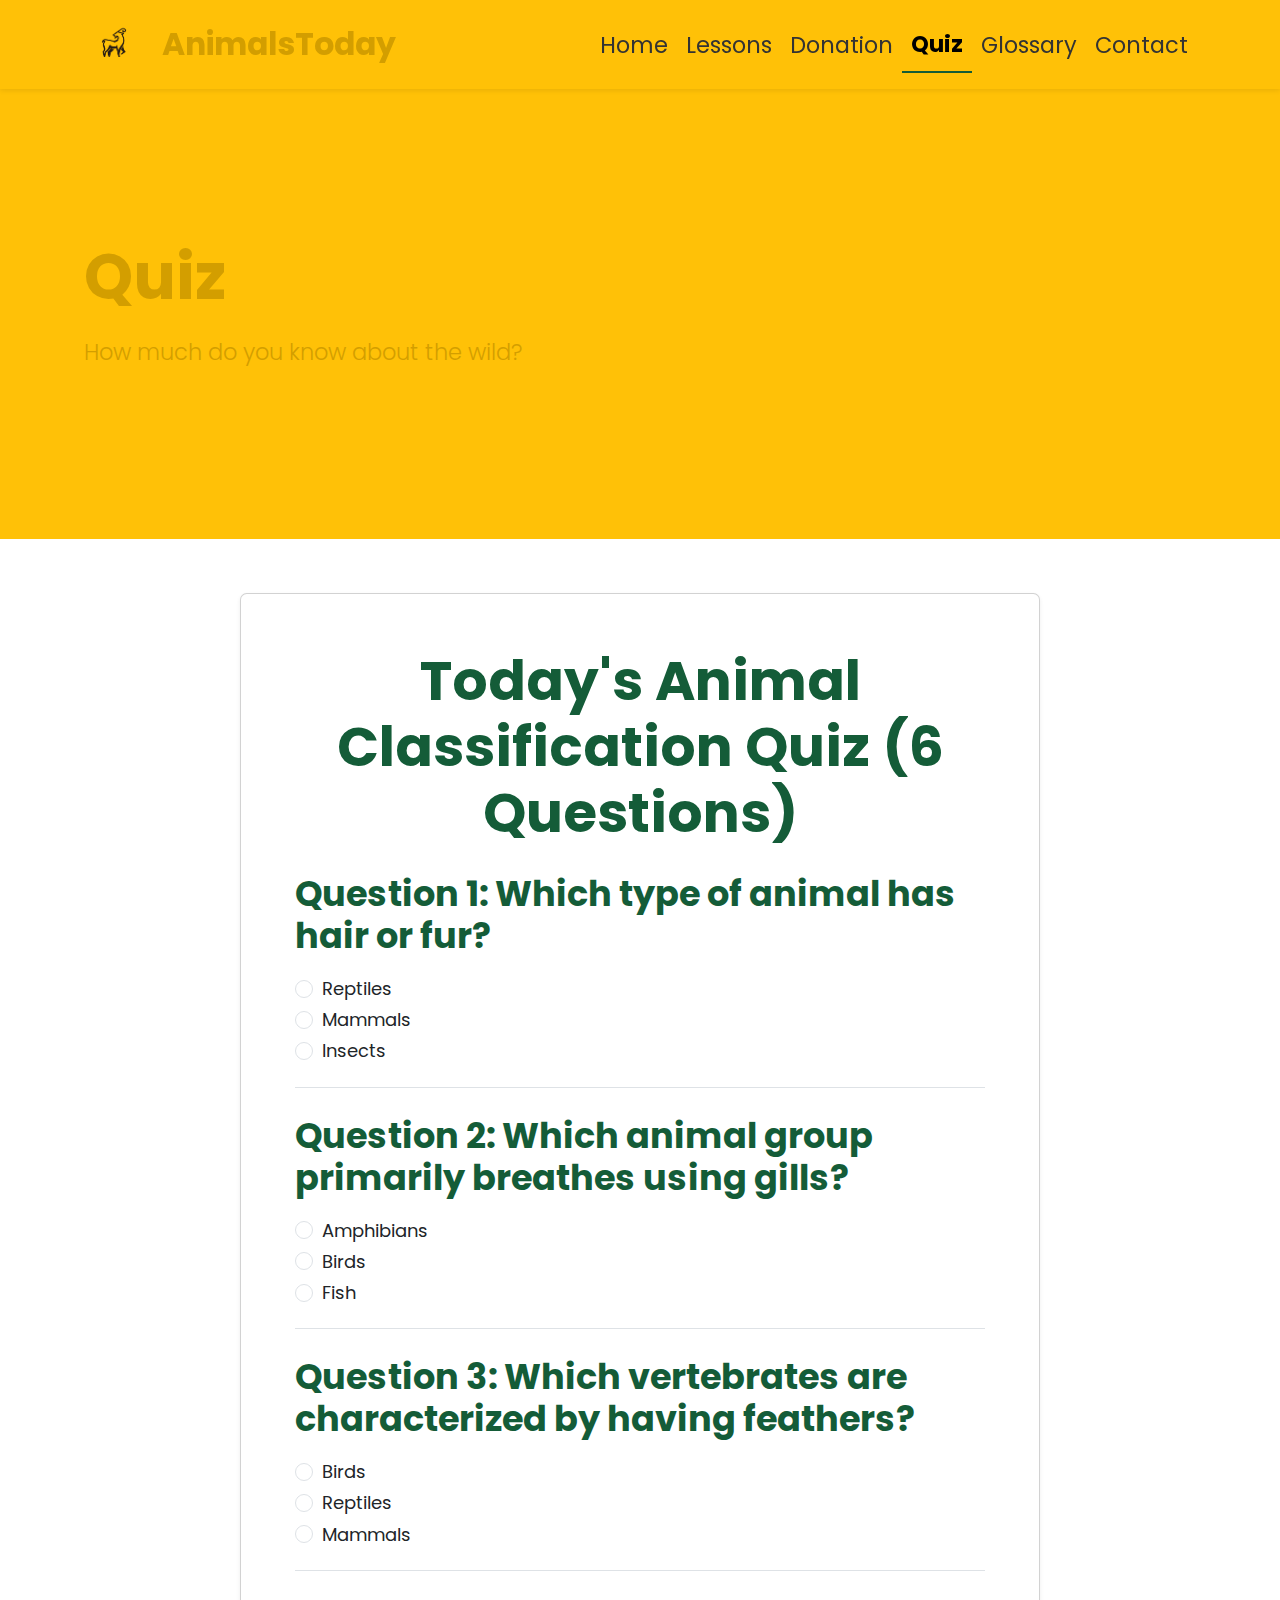
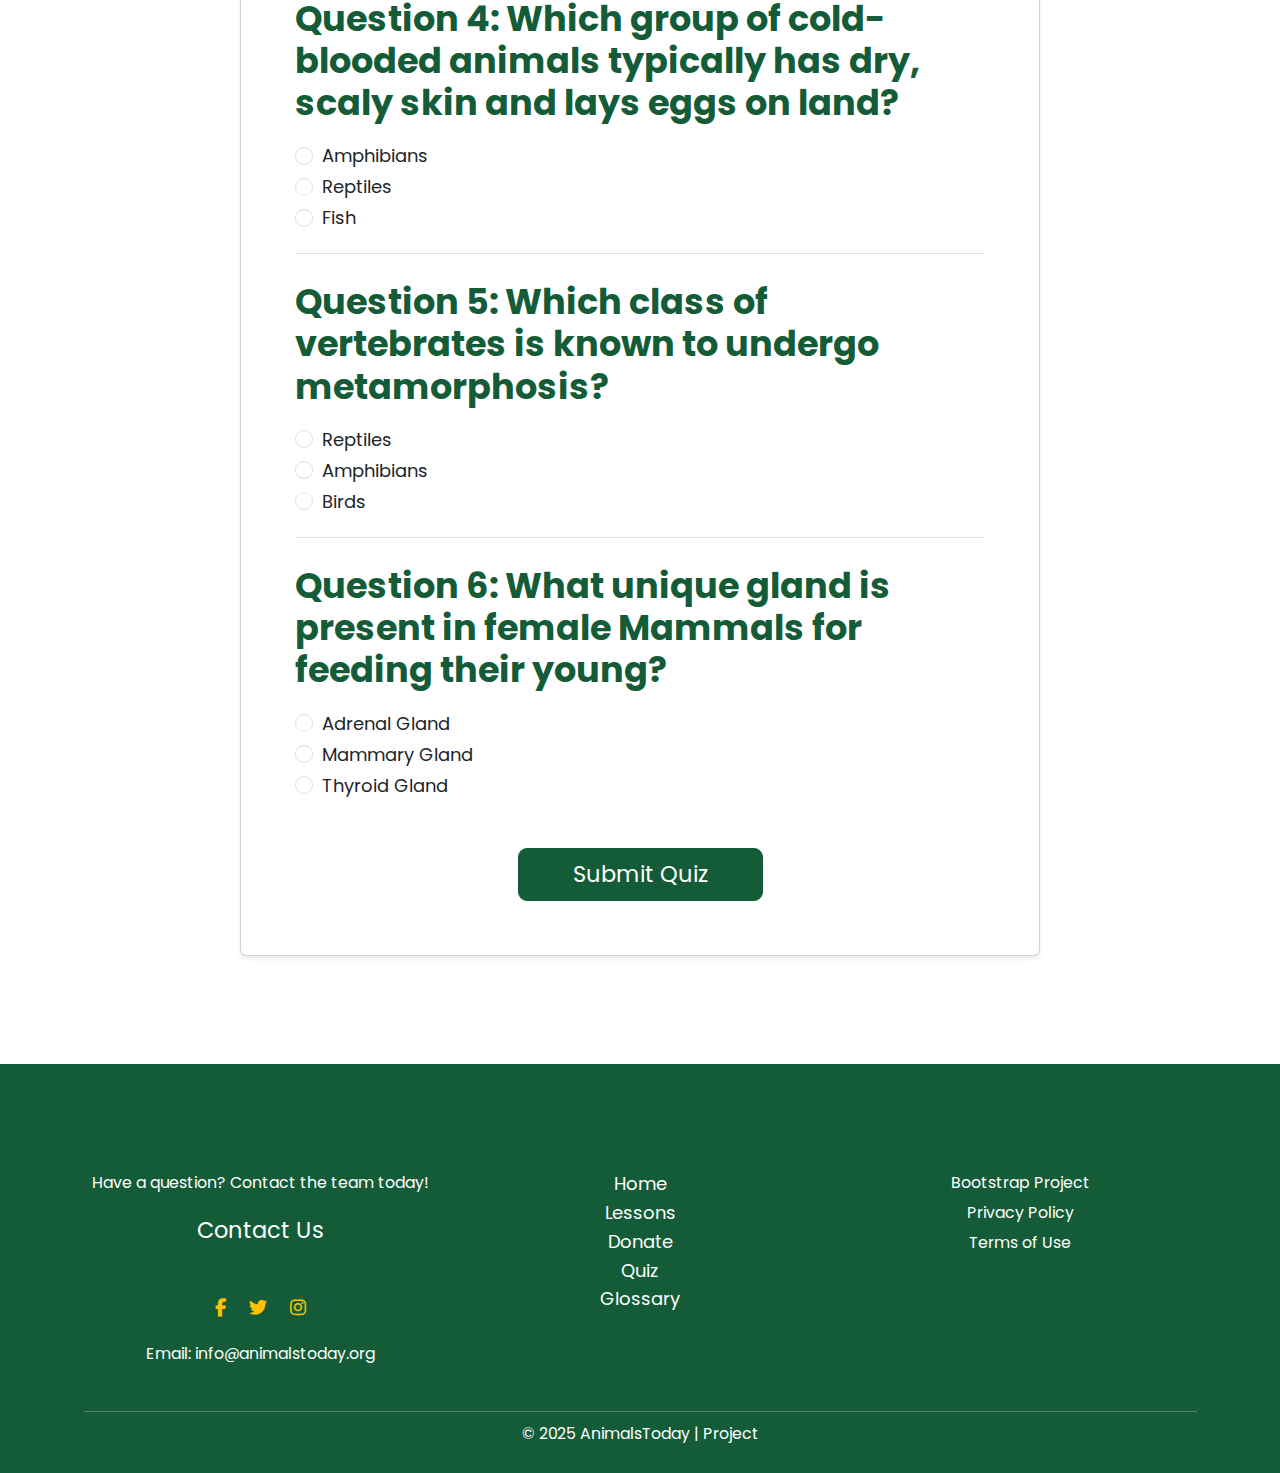
<file: quiz.html>
<!-- quiz.html -->
<!DOCTYPE html>
<html lang="en">
<head>
    <!--AnimalsToday - Quiz page-->
    <meta charset="UTF-8">
    <meta name="viewport" content="width=device-width, initial-scale=1.0">
    <title>Quiz - AnimalsToday</title>

    <!-- External CSS -->
    <link rel="stylesheet" href="https://cdn.jsdelivr.net/npm/bootstrap@5.3.2/dist/css/bootstrap.min.css">
    <link rel="stylesheet" href="https://cdnjs.cloudflare.com/ajax/libs/font-awesome/6.5.1/css/all.min.css">

    <!-- Google font and project styles -->
    <link href="https://fonts.googleapis.com/css2?family=Poppins:wght@300;500;700&display=swap" rel="stylesheet">
    <link rel="stylesheet" href="css/styles.css?v=1.0.3"> 
</head>
<body>

   <!-- NAVBAR links to other pages in the website-->
   <nav class="navbar navbar-expand-lg shadow-sm sticky-top">
        <div class="container">
            <!-- Brand: logo + site name -->
            <a class="navbar-brand d-flex align-items-center" href="index.html">
                <!-- lazy-load the logo so it doesn't block initial paint -->
                <img src="img/Logo.png?v=1.0.3" alt="AnimalsToday Logo" class="me-3" style="height: 60px; width: auto;" loading="lazy" decoding="async">
                <span class="fw-bold fs-3 text-primary">AnimalsToday</span>
            </a>

            <!-- Mobile toggler -->
            <button class="navbar-toggler" type="button" data-bs-toggle="collapse" data-bs-target="#navMenu">
                <span class="navbar-toggler-icon"></span>
            </button>

            <!-- Collapsible nav links -->
            <div class="collapse navbar-collapse" id="navMenu">
                <ul class="navbar-nav ms-auto align-items-center">
                    <li class="nav-item"><a class="nav-link fs-5" href="index.html">Home</a></li>
                    <li class="nav-item"><a class="nav-link fs-5" href="lessons.html">Lessons</a></li>
                    <li class="nav-item"><a class="nav-link fs-5" href="donation.html">Donation</a></li>
                    <li class="nav-item"><a class="nav-link fs-5 active" href="quiz.html">Quiz</a></li>
                    <li class="nav-item"><a class="nav-link fs-5" href="glossary.html">Glossary</a></li>
                    <li class="nav-item"><a class="nav-link fs-5" href="contact.html">Contact</a></li>
                </ul>
            </div>
        </div>
    </nav>

    <!-- PAGE HEADER -->
    <header class="page-header">
        <div class="container">
            <h1 class="display-4 fw-bold text-primary">Quiz</h1>
            <p class="lead text-primary">How much do you know about the wild?</p>
        </div>
    </header>

    <!-- MAIN: QUIZ CARD
         - Contains a form (#dailyQuizForm) that can be handled by js/quiz.js
    -->
    <main>
        <div class="container py-5 text-center">
            <section class="card p-5 mx-auto shadow-sm content-block" style="max-width: 800px;">
                <h2 class="text-center mb-4">Today's Animal Classification Quiz (6 Questions)</h2>
                
                <form id="dailyQuizForm">

                    <!-- QUESTION 1 -->
                    <div class="mb-4 pb-3 border-bottom text-start">
                        <h4 class="mb-3">Question 1: Which type of animal has hair or fur?</h4>
                        <div class="form-check">
                            <input class="form-check-input" type="radio" name="q1" id="q1a" value="wrong">
                            <label class="form-check-label" for="q1a">Reptiles</label>
                        </div>
                        <div class="form-check">
                            <input class="form-check-input" type="radio" name="q1" id="q1b" value="correct">
                            <label class="form-check-label" for="q1b">Mammals</label>
                        </div>
                        <div class="form-check">
                            <input class="form-check-input" type="radio" name="q1" id="q1c" value="wrong">
                            <label class="form-check-label" for="q1c">Insects</label>
                        </div>
                    </div>

                    <!-- QUESTION 2 -->
                    <div class="mb-4 pb-3 border-bottom text-start">
                        <h4 class="mb-3">Question 2: Which animal group primarily breathes using gills?</h4>
                        <div class="form-check">
                            <input class="form-check-input" type="radio" name="q2" id="q2a" value="wrong">
                            <label class="form-check-label" for="q2a">Amphibians</label>
                        </div>
                        <div class="form-check">
                            <input class="form-check-input" type="radio" name="q2" id="q2b" value="wrong">
                            <label class="form-check-label" for="q2b">Birds</label>
                        </div>
                        <div class="form-check">
                            <input class="form-check-input" type="radio" name="q2" id="q2c" value="correct">
                            <label class="form-check-label" for="q2c">Fish</label>
                        </div>
                    </div>

                    <!-- QUESTION 3 -->
                    <div class="mb-4 pb-3 border-bottom text-start">
                        <h4 class="mb-3">Question 3: Which vertebrates are characterized by having feathers?</h4>
                        <div class="form-check">
                            <input class="form-check-input" type="radio" name="q3" id="q3a" value="correct">
                            <label class="form-check-label" for="q3a">Birds</label>
                        </div>
                        <div class="form-check">
                            <input class="form-check-input" type="radio" name="q3" id="q3b" value="wrong">
                            <label class="form-check-label" for="q3b">Reptiles</label>
                        </div>
                        <div class="form-check">
                            <input class="form-check-input" type="radio" name="q3" id="q3c" value="wrong">
                            <label class="form-check-label" for="q3c">Mammals</label>
                        </div>
                    </div>
                    
                    <!-- QUESTION 4 -->
                    <div class="mb-4 pb-3 border-bottom text-start">
                        <h4 class="mb-3">Question 4: Which group of cold-blooded animals typically has dry, scaly skin and lays eggs on land?</h4>
                        <div class="form-check">
                            <input class="form-check-input" type="radio" name="q4" id="q4a" value="wrong">
                            <label class="form-check-label" for="q4a">Amphibians</label>
                        </div>
                        <div class="form-check">
                            <input class="form-check-input" type="radio" name="q4" id="q4b" value="correct">
                            <label class="form-check-label" for="q4b">Reptiles</label>
                        </div>
                        <div class="form-check">
                            <input class="form-check-input" type="radio" name="q4" id="q4c" value="wrong">
                            <label class="form-check-label" for="q4c">Fish</label>
                        </div>
                    </div>

                    <!-- QUESTION 5 -->
                    <div class="mb-4 pb-3 border-bottom text-start">
                        <h4 class="mb-3">Question 5: Which class of vertebrates is known to undergo metamorphosis?</h4>
                        <div class="form-check">
                            <input class="form-check-input" type="radio" name="q5" id="q5a" value="wrong">
                            <label class="form-check-label" for="q5a">Reptiles</label>
                        </div>
                        <div class="form-check">
                            <input class="form-check-input" type="radio" name="q5" id="q5b" value="correct">
                            <label class="form-check-label" for="q5b">Amphibians</label>
                        </div>
                        <div class="form-check">
                            <input class="form-check-input" type="radio" name="q5" id="q5c" value="wrong">
                            <label class="form-check-label" for="q5c">Birds</label>
                        </div>
                    </div>

                    <!-- QUESTION 6 -->
                    <div class="mb-4 pb-3 text-start">
                        <h4 class="mb-3">Question 6: What unique gland is present in female Mammals for feeding their young?</h4>
                        <div class="form-check">
                            <input class="form-check-input" type="radio" name="q6" id="q6a" value="wrong">
                            <label class="form-check-label" for="q6a">Adrenal Gland</label>
                        </div>
                        <div class="form-check">
                            <input class="form-check-input" type="radio" name="q6" id="q6b" value="correct">
                            <label class="form-check-label" for="q6b">Mammary Gland</label>
                        </div>
                        <div class="form-check">
                            <input class="form-check-input" type="radio" name="q6" id="q6c" value="wrong">
                            <label class="form-check-label" for="q6c">Thyroid Gland</label>
                        </div>
                    </div>

                    <!-- Submit button -->
                    <div class="text-center mt-4">
                        <button type="submit" class="btn btn-success btn-lg px-5">Submit Quiz</button>
                    </div>
                    
                </form>

                <!-- Result area (populated by JS)
                     - Hidden by default (d-none).
                -->
                <div id="quizResult" class="mt-4 p-3 border rounded d-none" role="alert"></div>

            </section>
        </div>
    </main>

    <!-- SITE FOOTER -->
    <footer class="pt-4 mt-5">
        <div class="container text-center py-4">
            <div class="row">
                <div class="col-md-4 mb-3">
                    <h5>Get In Touch & Connect</h5>
                    <p class="small mb-2">Have a question? Contact the team today!</p>
                    <a href="contact.html" class="btn btn-success btn-lg mb-3">Contact Us</a>
                    <div class="my-3">
                        <!-- Social icons with real links -->
                        <a href="https://www.facebook.com" target="_blank" rel="noopener noreferrer" class="social-icon-link mx-2"><i class="fab fa-facebook-f" aria-hidden="true"></i></a>
                        <a href="https://www.twitter.com" target="_blank" rel="noopener noreferrer" class="social-icon-link mx-2"><i class="fab fa-twitter" aria-hidden="true"></i></a>
                        <a href="https://www.instagram.com" target="_blank" rel="noopener noreferrer" class="social-icon-link mx-2"><i class="fab fa-instagram" aria-hidden="true"></i></a>
                    </div>
                    <p class="mb-0 small">Email: info@animalstoday.org</p>
                </div>
                <div class="col-md-4 mb-3">
                    <h5>Quick Links</h5>
                    <ul class="list-unstyled small">
                        <li><a href="index.html" class="text-white text-decoration-none">Home</a></li>
                        <li><a href="lessons.html" class="text-white text-decoration-none">Lessons</a></li>
                        <li><a href="donation.html" class="text-white text-decoration-none">Donate</a></li>
                        <li><a href="quiz.html" class="text-white text-decoration-none">Quiz</a></li>
                        <li><a href="glossary.html" class="text-white text-decoration-none">Glossary</a></li>
                    </ul>
                </div>
                <div class="col-md-4 mb-3">
                    <h5>Legal & Project Info</h5>
                    <p class="small mb-1">Bootstrap Project</p>
                    <p class="small mb-1">Privacy Policy</p>
                    <p class="small mb-1">Terms of Use</p>
                </div>
            </div>
            <hr class="mt-4 mb-2">
            <p class="small mb-0">&copy; 2025 AnimalsToday | Project</p>
        </div>
    </footer>


    <!-- JS: Bootstrap + site scripts -->
    <script src="https://cdn.jsdelivr.net/npm/bootstrap@5.3.2/dist/js/bootstrap.bundle.min.js" defer></script>
    <script src="js/main.js?v=1.0.3" defer></script>
    <script src="js/quiz.js?v=1.0.3" defer></script>
</body>
</html>
</file>
<file: css/styles.css>
/* --- GLOBAL STYLES (Applies to all pages) --- */

/* --- TYPOGRAPHY: 18px Base, Major Third (1.25) Scale (18px * 1.25^n) --- */
html { font-size: 18px; }
body { font-family: 'Poppins', sans-serif; line-height: 1.6; color: #212529; }

/* All headings use the dark green accent color */
h1, h2, h3, h4, h5, h6 { font-weight: 700; color: var(--accent-green); margin-bottom: 1rem; }
h1 { font-size: 3.815rem; } /* ~68px */
h2 { font-size: 3.052rem; } /* ~55px */
h3 { font-size: 2.441rem; } /* ~44px */
h4 { font-size: 1.953rem; } /* ~35px */
h5 { font-size: 1.563rem; } /* ~28px */
h6 { font-size: 1.25rem; }   /* ~22.5px */
p, li, a { font-size: 1rem; }

/* --- COLOR VARIABLES (Yellow Primary, Dark Green Accent, Blue Removed) --- */
:root {
    --primary-yellow: #ffc107; /* Primary Color: Yellow */
    --accent-green: #145c38; /* Accent Color: Darker Green */
}

/* --- Navigation & Global Elements --- */

/* Navbar - Now Yellow (Primary) */
.navbar { background-color: var(--primary-yellow) !important; }
.navbar .navbar-brand { color: #000 !important; font-weight: 700; }
.navbar .nav-link { color: #333 !important; }
.navbar .nav-link.active { color: #000 !important; font-weight: 700; border-bottom: 2px solid var(--accent-green); }
.navbar-toggler { border-color: #000; }
.navbar-toggler-icon { filter: invert(1); } /* Make hamburger icon black */

/* Footer Specifics - Uses Dark Green Accent */
footer { background-color: var(--accent-green) !important; color: white; }
.social-icon-link { color: var(--primary-yellow); }
.social-icon-link:hover { color: #fff; }

/* --- Bootstrap Color Overrides (Blue Removed) --- */

/* Override Bootstrap Success -> Dark Green Accent */
.bg-success { background-color: var(--accent-green) !important; }
.text-success { color: var(--accent-green) !important; }
.btn-success { background-color: var(--accent-green); border-color: var(--accent-green); }
.btn-success:hover { background-color: #0d3b24; border-color: #0d3b24; }

/* Override Bootstrap Primary (Blue) -> Yellow/Black */
.bg-primary { background-color: var(--primary-yellow) !important; color: #000; }
.text-primary { color: #d39e00 !important; } /* Darker yellow text for contrast */
.btn-primary { background-color: var(--primary-yellow); border-color: var(--primary-yellow); color: #000; font-weight: bold; }
.btn-primary:hover { background-color: #e0a800; border-color: #e0a800; color: #000; }
.badge.bg-primary { color: #000; }


/* --- GLOBAL LAYOUT STYLES (Used by multiple internal pages) --- */

/* Standard header for internal pages */
.page-header {
    background-color: var(--primary-yellow); 
    color: #212529;
    min-height: 50vh; display: flex; align-items: center; padding: 5rem 0;
}
.content-block { 
    min-height: 700px; 
    display: flex; 
    flex-direction: column; 
    justify-content: center; 
}


/* --- INDEX.HTML SPECIFIC STYLES --- */

.uniform-section { 
    min-height: 450px; 
    display: flex; 
    flex-direction: column; 
    justify-content: center; 
}
.section-divider { 
    border: 0; 
    height: 3px; 
    background-color: var(--accent-green); 
    opacity: 1; 
    margin: 5rem 0; 
}

.hero-section {
    background-color: #4a4a4a;
    background-image: url('img/hero_animals.jpg'); 
    background-size: cover;
    background-position: center;
    position: relative;
    height: 100vh;
}
.hero-section::before {
    content: ""; position: absolute; top: 0; left: 0; width: 100%; height: 100%;
    background-color: rgba(0, 0, 0, 0.6); z-index: 1;
}
.hero-section .container { position: relative; z-index: 2; }

/* Carousel Styles */
.carousel-inner-overlay { 
    height: 350px; 
    border-radius: 8px; 
    box-shadow: 0 4px 12px rgba(0,0,0,0.15); 
}
.carousel-item-overlay { 
    height: 100%; 
    background-size: cover; 
    background-position: center; 
    position: relative; 
}
.carousel-caption-custom {
    position: absolute; bottom: 0; left: 0; right: 0; padding: 1.5rem 1.5rem 3.5rem 1.5rem; 
    background: linear-gradient(to top, rgba(0,0,0,0.9), rgba(0,0,0,0.1)); 
    color: white; 
    text-align: left;
}
.carousel-caption-custom h3 { 
    color: white; 
    margin-bottom: 0.25rem; 
}

/* --- LESSONS.HTML SPECIFIC STYLES --- */

.lesson-row { 
    margin-bottom: 3rem; 
    padding: 2rem 0; 
    border-radius: 8px; 
}
.lesson-img { 
    width: 100%; 
    height: 300px; 
    object-fit: cover; 
    border-radius: 8px; 
    box-shadow: 0 4px 8px rgba(0,0,0,0.1); 
}
.lesson-text-col { 
    padding: 2rem; 
    display: flex; 
    flex-direction: column; 
    justify-content: center; 
}

/* --- DONATION.HTML SPECIFIC STYLES --- */

.rescue-card { 
    transition: transform 0.3s, box-shadow 0.3s; 
}
.rescue-card:hover { 
    transform: translateY(-5px); 
    box-shadow: 0 15px 30px rgba(0, 0, 0, 0.15); 
}

.emoji-icon { 
    font-size: 8rem; 
    display: block; 
    text-align: center; 
    line-height: 1; 
    padding: 3rem 0; 
    border-radius: 8px; 
}

.feature-red .emoji-icon { 
    background-color: #ffcccc; 
}
.feature-yellow .emoji-icon { 
    background-color: #ffffe0; 
}

.feature-earth .emoji-icon { 
    background-color: #dcedc8; 
} /* Light Greenish */

.text-red { 
    color: #FF0000 !important; 
}
.text-yellow { 
    color: #CCCC00 !important; 
} 
.text-earth { 
    color: var(--accent-green) !important; 
} /* Dark Green text for 3rd feature */
</file>
